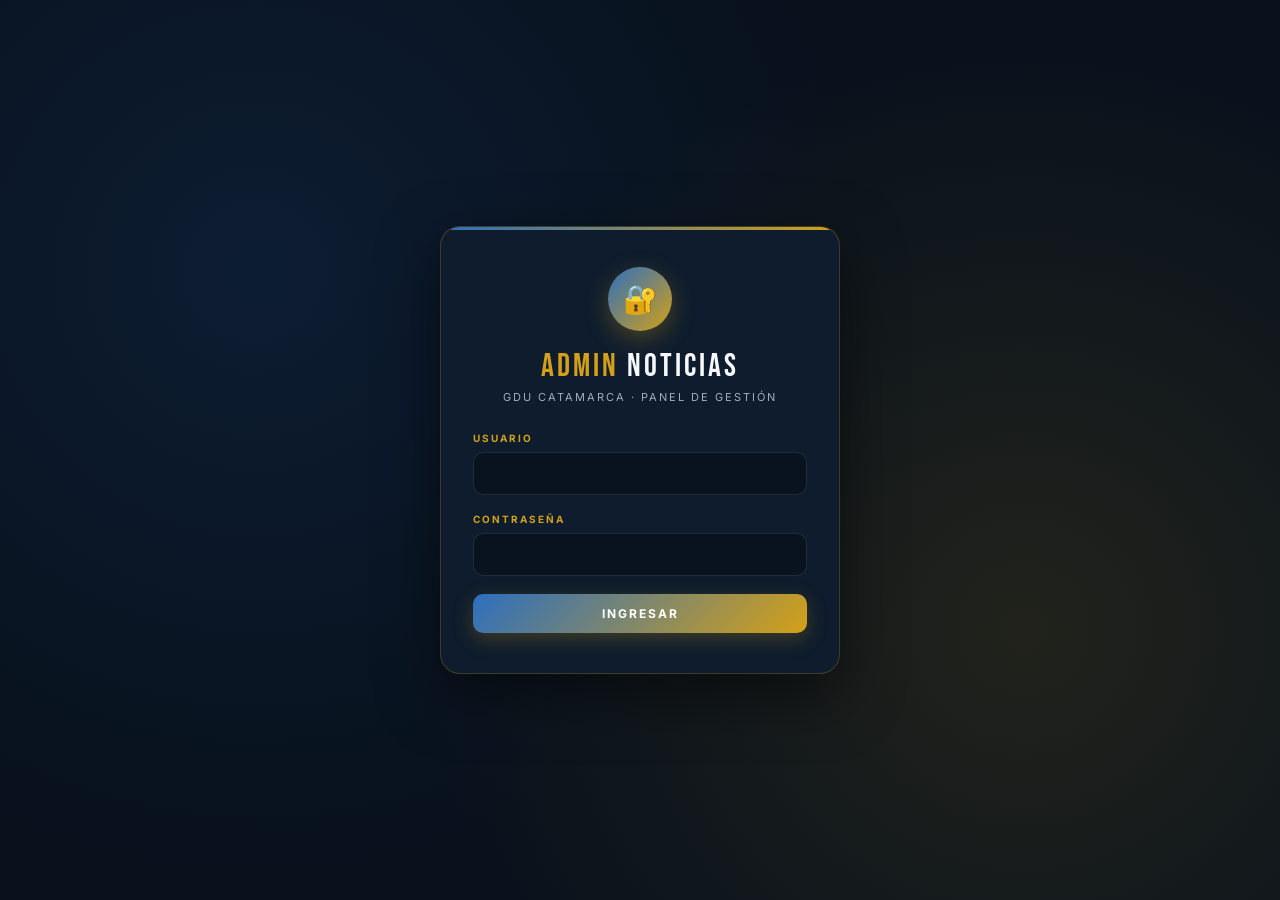
<file: admin.html>
<!DOCTYPE html>
<html lang="es">
<head>
<meta name="robots" content="noindex, nofollow">

<meta charset="UTF-8">
<meta name="viewport" content="width=device-width, initial-scale=1.0">
<title>Admin · Noticias · GDU Catamarca</title>
<style>
@import url('https://fonts.googleapis.com/css2?family=Bebas+Neue&family=Inter:wght@400;500;600;700;900&display=swap');

:root {
  --rojo:   #E02020;
  --rojo-d: #900C0C;
  --azul:   #1B3F72;
  --azul-c: #2D6FBF;
  --oro:    #D4A017;
  --bg:     #08111C;
  --bg2:    #0E1C2D;
  --gris:   #A0AEC0;
  --blanco: #F7F9FC;
  --verde:  #22C55E;
}

*, *::before, *::after { box-sizing: border-box; margin: 0; padding: 0; }
html { scroll-behavior: smooth; }
body {
  background: var(--bg);
  color: var(--blanco);
  font-family: 'Inter', sans-serif;
  min-height: 100vh;
  overflow-x: hidden;
}

/* ══ LOGIN ══ */
.login-wrap {
  min-height: 100vh;
  display: flex;
  align-items: center;
  justify-content: center;
  padding: 24px;
  background:
    radial-gradient(circle at 20% 30%, rgba(27,63,114,0.25) 0%, transparent 50%),
    radial-gradient(circle at 80% 70%, rgba(212,160,23,0.12) 0%, transparent 50%),
    var(--bg);
}
.login-card {
  width: 100%;
  max-width: 400px;
  background: var(--bg2);
  border: 1px solid rgba(212,160,23,0.25);
  border-radius: 20px;
  padding: 40px 32px;
  box-shadow: 0 20px 60px rgba(0,0,0,0.5);
  position: relative;
  overflow: hidden;
}
.login-card::before {
  content: ''; position: absolute; top: 0; left: 0; right: 0; height: 3px;
  background: linear-gradient(90deg, var(--azul-c), var(--oro));
}
.login-logo {
  text-align: center;
  margin-bottom: 28px;
}
.login-logo-icon {
  width: 64px; height: 64px;
  border-radius: 50%;
  background: linear-gradient(135deg, var(--azul-c), var(--oro));
  display: inline-flex;
  align-items: center;
  justify-content: center;
  font-size: 28px;
  margin-bottom: 16px;
  box-shadow: 0 8px 24px rgba(212,160,23,0.3);
}
.login-title {
  font-family: 'Bebas Neue', sans-serif;
  font-size: 32px;
  letter-spacing: 3px;
  color: var(--blanco);
  margin-bottom: 4px;
}
.login-title span { color: var(--oro); }
.login-sub {
  font-size: 11px;
  letter-spacing: 2px;
  color: var(--gris);
  text-transform: uppercase;
}
.form-group { margin-bottom: 18px; }
.form-label {
  display: block;
  font-size: 10px;
  font-weight: 700;
  letter-spacing: 2px;
  text-transform: uppercase;
  color: var(--oro);
  margin-bottom: 8px;
}
.form-input, .form-select, .form-textarea {
  width: 100%;
  background: rgba(0,0,0,0.3);
  border: 1px solid rgba(255,255,255,0.1);
  border-radius: 10px;
  padding: 12px 14px;
  color: var(--blanco);
  font-family: 'Inter', sans-serif;
  font-size: 14px;
  transition: border-color 0.2s, background 0.2s;
  outline: none;
}
.form-input:focus, .form-select:focus, .form-textarea:focus {
  border-color: var(--oro);
  background: rgba(0,0,0,0.45);
}
.form-textarea {
  resize: vertical;
  min-height: 80px;
  font-family: 'Inter', sans-serif;
}
.form-select option { background: var(--bg2); }
.btn {
  display: inline-flex;
  align-items: center;
  justify-content: center;
  gap: 8px;
  padding: 12px 20px;
  border-radius: 10px;
  font-family: 'Inter', sans-serif;
  font-size: 12px;
  font-weight: 700;
  letter-spacing: 2px;
  text-transform: uppercase;
  border: none;
  cursor: pointer;
  transition: transform 0.2s, filter 0.2s, box-shadow 0.2s;
}
.btn:hover { transform: translateY(-2px); }
.btn-primary {
  background: linear-gradient(135deg, var(--azul-c), var(--oro));
  color: white;
  width: 100%;
  box-shadow: 0 6px 20px rgba(212,160,23,0.25);
}
.btn-primary:hover { filter: brightness(1.1); box-shadow: 0 8px 28px rgba(212,160,23,0.4); }
.btn-danger { background: rgba(224,32,32,0.15); color: #FF6B6B; border: 1px solid rgba(224,32,32,0.3); }
.btn-danger:hover { background: rgba(224,32,32,0.25); }
.btn-secondary { background: rgba(255,255,255,0.05); color: var(--gris); border: 1px solid rgba(255,255,255,0.1); }
.btn-secondary:hover { background: rgba(255,255,255,0.1); color: var(--blanco); }
.btn-success { background: linear-gradient(135deg, #16a34a, #22C55E); color: white; }
.btn-success:hover { filter: brightness(1.1); }
.btn-sm { padding: 8px 12px; font-size: 10px; letter-spacing: 1px; }
.login-error {
  background: rgba(224,32,32,0.15);
  border: 1px solid rgba(224,32,32,0.4);
  color: #FF6B6B;
  padding: 10px 14px;
  border-radius: 8px;
  font-size: 12px;
  margin-bottom: 16px;
  display: none;
}
.login-error.visible { display: block; }

/* ══ PANEL ADMIN ══ */
.admin-wrap { display: none; min-height: 100vh; }
.admin-wrap.visible { display: block; }
.admin-header {
  background: var(--bg2);
  border-bottom: 1px solid rgba(212,160,23,0.2);
  padding: 20px 32px;
  display: flex;
  align-items: center;
  justify-content: space-between;
  flex-wrap: wrap;
  gap: 16px;
  position: sticky;
  top: 0;
  z-index: 100;
  backdrop-filter: blur(12px);
}
.admin-header::before {
  content: ''; position: absolute; top: 0; left: 0; right: 0; height: 3px;
  background: linear-gradient(90deg, var(--azul-c), var(--oro));
}
.admin-brand {
  display: flex;
  align-items: center;
  gap: 14px;
}
.admin-brand-icon {
  width: 40px; height: 40px;
  border-radius: 10px;
  background: linear-gradient(135deg, var(--azul-c), var(--oro));
  display: flex;
  align-items: center;
  justify-content: center;
  font-size: 18px;
}
.admin-brand-text h1 {
  font-family: 'Bebas Neue', sans-serif;
  font-size: 20px;
  letter-spacing: 2px;
  color: var(--blanco);
  line-height: 1;
}
.admin-brand-text h1 span { color: var(--oro); }
.admin-brand-text p {
  font-size: 9px;
  letter-spacing: 2px;
  color: var(--gris);
  text-transform: uppercase;
  margin-top: 2px;
}
.admin-actions {
  display: flex;
  gap: 10px;
  flex-wrap: wrap;
}
.admin-main {
  max-width: 1200px;
  margin: 0 auto;
  padding: 32px 24px 60px;
}
.admin-section {
  background: var(--bg2);
  border: 1px solid rgba(255,255,255,0.06);
  border-radius: 16px;
  padding: 24px;
  margin-bottom: 24px;
  position: relative;
  overflow: hidden;
}
.admin-section::before {
  content: ''; position: absolute; top: 0; left: 0; right: 0; height: 3px;
  background: linear-gradient(90deg, var(--azul-c), var(--oro));
  opacity: 0.5;
}
.admin-section-title {
  font-family: 'Bebas Neue', sans-serif;
  font-size: 22px;
  letter-spacing: 2px;
  color: var(--blanco);
  margin-bottom: 4px;
  display: flex;
  align-items: center;
  gap: 10px;
}
.admin-section-title span { color: var(--oro); }
.admin-section-sub {
  font-size: 11px;
  color: var(--gris);
  margin-bottom: 20px;
  letter-spacing: 0.5px;
}

/* Form grid */
.form-grid {
  display: grid;
  grid-template-columns: 1fr 1fr;
  gap: 16px;
}
.form-grid .full { grid-column: 1 / -1; }
@media (max-width: 640px) {
  .form-grid { grid-template-columns: 1fr; }
}

/* Lista de noticias */
.noticias-list {
  display: flex;
  flex-direction: column;
  gap: 12px;
}
.noticia-item {
  background: rgba(0,0,0,0.25);
  border: 1px solid rgba(255,255,255,0.06);
  border-radius: 12px;
  padding: 16px;
  display: flex;
  gap: 14px;
  align-items: flex-start;
  transition: border-color 0.2s, background 0.2s;
}
.noticia-item:hover {
  border-color: rgba(212,160,23,0.25);
  background: rgba(0,0,0,0.4);
}
.noticia-item-content { flex: 1; min-width: 0; }
.noticia-item-header {
  display: flex;
  align-items: center;
  gap: 10px;
  margin-bottom: 8px;
  flex-wrap: wrap;
}
.noticia-item-tag {
  font-size: 9px;
  font-weight: 700;
  letter-spacing: 1.5px;
  text-transform: uppercase;
  padding: 3px 10px;
  border-radius: 20px;
}
.tag-paro    { background: rgba(224,32,32,0.15); color: #FF6B6B; border: 1px solid rgba(224,32,32,0.3); }
.tag-salario { background: rgba(45,111,191,0.2); color: #7EC8F0; border: 1px solid rgba(45,111,191,0.35); }
.tag-general { background: rgba(212,160,23,0.12); color: var(--oro); border: 1px solid rgba(212,160,23,0.3); }
.tag-logro   { background: rgba(34,197,94,0.12); color: #4ADE80; border: 1px solid rgba(34,197,94,0.3); }
.noticia-item-fecha {
  font-size: 10px;
  color: #5A7090;
  letter-spacing: 1px;
  text-transform: uppercase;
  font-weight: 600;
}
.noticia-item-title {
  font-family: 'Bebas Neue', sans-serif;
  font-size: 18px;
  letter-spacing: 1px;
  color: var(--blanco);
  line-height: 1.2;
  margin-bottom: 6px;
}
.noticia-item-text {
  font-size: 12px;
  color: var(--gris);
  line-height: 1.5;
  display: -webkit-box;
  -webkit-line-clamp: 2;
  -webkit-box-orient: vertical;
  overflow: hidden;
}
.noticia-item-actions {
  display: flex;
  flex-direction: column;
  gap: 6px;
  flex-shrink: 0;
}

/* Toast */
.toast {
  position: fixed;
  bottom: 24px;
  left: 50%;
  transform: translateX(-50%) translateY(100px);
  background: var(--bg2);
  border: 1px solid rgba(212,160,23,0.4);
  color: var(--blanco);
  padding: 14px 24px;
  border-radius: 12px;
  font-size: 13px;
  font-weight: 600;
  box-shadow: 0 12px 40px rgba(0,0,0,0.5);
  z-index: 9999;
  opacity: 0;
  transition: transform 0.3s cubic-bezier(0.34,1.56,0.64,1), opacity 0.3s;
  display: flex;
  align-items: center;
  gap: 10px;
}
.toast.visible {
  opacity: 1;
  transform: translateX(-50%) translateY(0);
}
.toast.success { border-color: rgba(34,197,94,0.5); }
.toast.error   { border-color: rgba(224,32,32,0.5); }
.toast.info    { border-color: rgba(45,111,191,0.5); }

/* Empty state */
.empty-state {
  text-align: center;
  padding: 40px 20px;
  color: var(--gris);
}
.empty-state-icon { font-size: 40px; margin-bottom: 12px; opacity: 0.5; }
.empty-state-text { font-size: 13px; }

/* Status bar */
.status-bar {
  background: rgba(212,160,23,0.08);
  border: 1px solid rgba(212,160,23,0.2);
  border-radius: 10px;
  padding: 12px 16px;
  margin-bottom: 20px;
  font-size: 12px;
  color: var(--oro);
  display: flex;
  align-items: center;
  gap: 10px;
}
.status-bar::before {
  content: 'ℹ️';
  font-size: 14px;
}

@media (max-width: 640px) {
  .admin-header { padding: 16px; }
  .admin-main { padding: 20px 16px 60px; }
  .admin-section { padding: 18px; }
  .noticia-item { flex-direction: column; }
  .noticia-item-actions { flex-direction: row; width: 100%; }
  .noticia-item-actions .btn { flex: 1; }
}
</style>
</head>
<body>

<!-- ══════════════════════════════════
     LOGIN
══════════════════════════════════ -->
<div class="login-wrap" id="login-wrap">
  <div class="login-card">
    <div class="login-logo">
      <div class="login-logo-icon">🔐</div>
      <div class="login-title"><span>ADMIN</span> NOTICIAS</div>
      <div class="login-sub">GDU Catamarca · Panel de gestión</div>
    </div>

    <div class="login-error" id="login-error">Usuario o contraseña incorrectos</div>

    <form id="login-form" onsubmit="return intentarLogin(event)">
      <div class="form-group">
        <label class="form-label" for="usuario">Usuario</label>
        <input class="form-input" type="text" id="usuario" autocomplete="username" required>
      </div>
      <div class="form-group">
        <label class="form-label" for="password">Contraseña</label>
        <input class="form-input" type="password" id="password" autocomplete="current-password" required>
      </div>
      <button type="submit" class="btn btn-primary">Ingresar</button>
    </form>
  </div>
</div>

<!-- ══════════════════════════════════
     PANEL ADMIN
══════════════════════════════════ -->
<div class="admin-wrap" id="admin-wrap">

  <header class="admin-header">
    <div class="admin-brand">
      <div class="admin-brand-icon">📰</div>
      <div class="admin-brand-text">
        <h1><span>GDU</span> · Panel de Noticias</h1>
        <p>Administrador de contenido</p>
      </div>
    </div>
    <div class="admin-actions">
      <button class="btn btn-secondary btn-sm" onclick="recargarJSON()">🔄 Recargar JSON</button>
      <button class="btn btn-success btn-sm" onclick="guardarJSON()">💾 Guardar</button>
      <button class="btn btn-danger btn-sm" onclick="cerrarSesion()">Salir</button>
    </div>
  </header>

  <main class="admin-main">

    <div class="status-bar">
      Los cambios se guardan en <strong>noticias.json</strong>. Al pulsar "Guardar" se te pedirá seleccionar el archivo para sobrescribirlo (Chrome/Edge).
    </div>

    <!-- FORMULARIO AGREGAR/EDITAR -->
    <section class="admin-section">
      <h2 class="admin-section-title" id="form-titulo">➕ <span>NUEVA NOTICIA</span></h2>
      <p class="admin-section-sub">Completá los campos para agregar o editar una noticia.</p>

      <form id="noticia-form" onsubmit="return guardarNoticia(event)">
        <input type="hidden" id="noticia-index" value="-1">

        <div class="form-grid">
          <div class="form-group">
            <label class="form-label" for="f-tipo">Tipo</label>
            <select class="form-select" id="f-tipo" required>
              <option value="paro">🔴 Paro</option>
              <option value="salario">🔵 Salario</option>
              <option value="general" selected>🟡 General</option>
              <option value="logro">🟢 Logro</option>
            </select>
          </div>

          <div class="form-group">
            <label class="form-label" for="f-etiqueta">Etiqueta (se muestra)</label>
            <input class="form-input" type="text" id="f-etiqueta" placeholder="Ej: PARO NACIONAL" required>
          </div>

          <div class="form-group">
            <label class="form-label" for="f-fecha">Fecha</label>
            <input class="form-input" type="text" id="f-fecha" placeholder="Ej: 19 de Junio de 2026" required>
          </div>

          <div class="form-group">
            <label class="form-label" for="f-enlace-texto">Texto del enlace</label>
            <input class="form-input" type="text" id="f-enlace-texto" placeholder="Ej: Ver en Facebook">
          </div>

          <div class="form-group full">
            <label class="form-label" for="f-titulo">Título</label>
            <input class="form-input" type="text" id="f-titulo" placeholder="Título de la noticia" required>
          </div>

          <div class="form-group full">
            <label class="form-label" for="f-texto">Texto / Resumen</label>
            <textarea class="form-textarea" id="f-texto" rows="4" placeholder="Contenido de la noticia..." required></textarea>
          </div>

          <div class="form-group full">
            <label class="form-label" for="f-enlace">Enlace (URL)</label>
            <input class="form-input" type="url" id="f-enlace" placeholder="https://...">
          </div>
        </div>

        <div style="display:flex;gap:10px;margin-top:20px;flex-wrap:wrap;">
          <button type="submit" class="btn btn-success">💾 Guardar noticia</button>
          <button type="button" class="btn btn-secondary" onclick="limpiarFormulario()">✖ Cancelar</button>
        </div>
      </form>
    </section>

    <!-- LISTADO -->
    <section class="admin-section">
      <h2 class="admin-section-title">📋 <span>NOTICIAS PUBLICADAS</span></h2>
      <p class="admin-section-sub">Orden de aparición en noticias.html (el primero es el destacado).</p>
      <div class="noticias-list" id="noticias-list"></div>
    </section>

  </main>
</div>

<!-- Toast -->
<div class="toast" id="toast"></div>

<script>
/* ══════════════════════════════════
   CREDENCIALES
══════════════════════════════════ */
const USUARIO_VALIDO = 'admin';
const PASSWORD_VALIDO = 'admin123+';

/* ══════════════════════════════════
   ESTADO
══════════════════════════════════ */
let datosJSON = {
  ultima_actualizacion: '',
  noticias: []
};
let fileHandle = null; // Para File System Access API

/* ══════════════════════════════════
   LOGIN
══════════════════════════════════ */
function intentarLogin(e) {
  e.preventDefault();
  const u = document.getElementById('usuario').value.trim();
  const p = document.getElementById('password').value;
  const err = document.getElementById('login-error');

  if (u === USUARIO_VALIDO && p === PASSWORD_VALIDO) {
    sessionStorage.setItem('gdu_admin_ok', '1');
    err.classList.remove('visible');
    mostrarPanel();
  } else {
    err.classList.add('visible');
  }
  return false;
}

function cerrarSesion() {
  if (!confirm('¿Cerrar sesión?')) return;
  sessionStorage.removeItem('gdu_admin_ok');
  fileHandle = null;
  location.reload();
}

function mostrarPanel() {
  document.getElementById('login-wrap').style.display = 'none';
  document.getElementById('admin-wrap').classList.add('visible');
  cargarJSONInicial();
}

/* ══════════════════════════════════
   CARGA INICIAL
══════════════════════════════════ */
async function cargarJSONInicial() {
  try {
    const res = await fetch('noticias.json?t=' + Date.now());
    if (!res.ok) throw new Error('No se pudo cargar');
    datosJSON = await res.json();
    if (!datosJSON.noticias) datosJSON.noticias = [];
    renderLista();
    toast('Noticias cargadas desde servidor', 'info');
  } catch (err) {
    toast('No se pudo cargar noticias.json (iniciando vacío)', 'error');
    datosJSON = { ultima_actualizacion: '', noticias: [] };
    renderLista();
  }
}

function recargarJSON() {
  cargarJSONInicial();
  limpiarFormulario();
}

/* ══════════════════════════════════
   RENDER LISTA
══════════════════════════════════ */
function renderLista() {
  const cont = document.getElementById('noticias-list');
  if (!datosJSON.noticias.length) {
    cont.innerHTML = `
      <div class="empty-state">
        <div class="empty-state-icon">📭</div>
        <div class="empty-state-text">No hay noticias cargadas.<br>Agregá la primera con el formulario de arriba.</div>
      </div>`;
    return;
  }

  cont.innerHTML = datosJSON.noticias.map((n, i) => `
    <div class="noticia-item">
      <div class="noticia-item-content">
        <div class="noticia-item-header">
          <span class="noticia-item-tag tag-${n.tipo || 'general'}">${escapeHTML(n.etiqueta || n.tipo)}</span>
          <span class="noticia-item-fecha">${escapeHTML(n.fecha || '')}</span>
        </div>
        <div class="noticia-item-title">${escapeHTML(n.titulo || '')}</div>
        <div class="noticia-item-text">${escapeHTML(n.texto || '')}</div>
      </div>
      <div class="noticia-item-actions">
        <button class="btn btn-secondary btn-sm" onclick="editarNoticia(${i})">✏️ Editar</button>
        ${i > 0 ? `<button class="btn btn-secondary btn-sm" onclick="moverNoticia(${i},-1)">⬆</button>` : ''}
        ${i < datosJSON.noticias.length - 1 ? `<button class="btn btn-secondary btn-sm" onclick="moverNoticia(${i},1)">⬇</button>` : ''}
        <button class="btn btn-danger btn-sm" onclick="eliminarNoticia(${i})">🗑 Eliminar</button>
      </div>
    </div>
  `).join('');
}

function escapeHTML(s) {
  return String(s).replace(/[&<>"']/g, c => ({
    '&':'&amp;','<':'&lt;','>':'&gt;','"':'&quot;',"'":'&#39;'
  }[c]));
}

/* ══════════════════════════════════
   FORMULARIO
══════════════════════════════════ */
function limpiarFormulario() {
  document.getElementById('noticia-form').reset();
  document.getElementById('noticia-index').value = '-1';
  document.getElementById('form-titulo').innerHTML = '➕ <span>NUEVA NOTICIA</span>';
}

function editarNoticia(i) {
  const n = datosJSON.noticias[i];
  if (!n) return;
  document.getElementById('noticia-index').value = i;
  document.getElementById('f-tipo').value = n.tipo || 'general';
  document.getElementById('f-etiqueta').value = n.etiqueta || '';
  document.getElementById('f-fecha').value = n.fecha || '';
  document.getElementById('f-titulo').value = n.titulo || '';
  document.getElementById('f-texto').value = n.texto || '';
  document.getElementById('f-enlace').value = n.enlace || '';
  document.getElementById('f-enlace-texto').value = n.enlace_texto || '';
  document.getElementById('form-titulo').innerHTML = '✏️ <span>EDITANDO NOTICIA #' + (i+1) + '</span>';
  window.scrollTo({ top: 0, behavior: 'smooth' });
}

function guardarNoticia(e) {
  e.preventDefault();
  const idx = parseInt(document.getElementById('noticia-index').value);
  const obj = {
    tipo: document.getElementById('f-tipo').value,
    etiqueta: document.getElementById('f-etiqueta').value.trim(),
    fecha: document.getElementById('f-fecha').value.trim(),
    titulo: document.getElementById('f-titulo').value.trim(),
    texto: document.getElementById('f-texto').value.trim(),
    enlace: document.getElementById('f-enlace').value.trim(),
    enlace_texto: document.getElementById('f-enlace-texto').value.trim()
  };

  if (idx >= 0) {
    datosJSON.noticias[idx] = obj;
    toast('Noticia actualizada', 'success');
  } else {
    datosJSON.noticias.unshift(obj); // Al principio (destacada)
    toast('Noticia agregada al inicio', 'success');
  }

  // Actualizar fecha de modificación
  const ahora = new Date();
  const meses = ['Enero','Febrero','Marzo','Abril','Mayo','Junio','Julio','Agosto','Septiembre','Octubre','Noviembre','Diciembre'];
  datosJSON.ultima_actualizacion = meses[ahora.getMonth()] + ' ' + ahora.getFullYear();

  renderLista();
  limpiarFormulario();
  return false;
}

function eliminarNoticia(i) {
  if (!confirm('¿Eliminar esta noticia? Esta acción no se puede deshacer.')) return;
  datosJSON.noticias.splice(i, 1);
  renderLista();
  toast('Noticia eliminada', 'info');
}

function moverNoticia(i, dir) {
  const j = i + dir;
  if (j < 0 || j >= datosJSON.noticias.length) return;
  const arr = datosJSON.noticias;
  [arr[i], arr[j]] = [arr[j], arr[i]];
  renderLista();
}

/* ══════════════════════════════════
   GUARDAR EN ARCHIVO
══════════════════════════════════ */
async function guardarJSON() {
  const jsonStr = JSON.stringify(datosJSON, null, 2);

  // Intentar File System Access API (Chrome/Edge)
  if ('showSaveFilePicker' in window) {
    try {
      if (!fileHandle) {
        fileHandle = await window.showSaveFilePicker({
          suggestedName: 'noticias.json',
          types: [{
            description: 'Archivo JSON',
            accept: { 'application/json': ['.json'] }
          }]
        });
      }
      const writable = await fileHandle.createWritable();
      await writable.write(jsonStr);
      await writable.close();
      toast('✅ noticias.json actualizado correctamente', 'success');
      return;
    } catch (err) {
      if (err.name === 'AbortError') {
        toast('Guardado cancelado', 'info');
        return;
      }
      console.warn('File System Access falló, usando descarga:', err);
    }
  }

  // Fallback: descarga manual
  descargarJSON(jsonStr);
}

function descargarJSON(jsonStr) {
  const blob = new Blob([jsonStr], { type: 'application/json' });
  const url = URL.createObjectURL(blob);
  const a = document.createElement('a');
  a.href = url;
  a.download = 'noticias.json';
  document.body.appendChild(a);
  a.click();
  document.body.removeChild(a);
  URL.revokeObjectURL(url);
  toast('📥 JSON descargado. Reemplazá manualmente el archivo en tu servidor.', 'info');
}

/* ══════════════════════════════════
   TOAST
══════════════════════════════════ */
let toastTimer = null;
function toast(msg, tipo = 'info') {
  const t = document.getElementById('toast');
  t.className = 'toast ' + tipo;
  t.textContent = msg;
  requestAnimationFrame(() => t.classList.add('visible'));
  clearTimeout(toastTimer);
  toastTimer = setTimeout(() => t.classList.remove('visible'), 3500);
}

/* ══════════════════════════════════
   INIT
══════════════════════════════════ */
window.addEventListener('DOMContentLoaded', () => {
  if (sessionStorage.getItem('gdu_admin_ok') === '1') {
    mostrarPanel();
  }
});
</script>
</body>
</html>
</file>
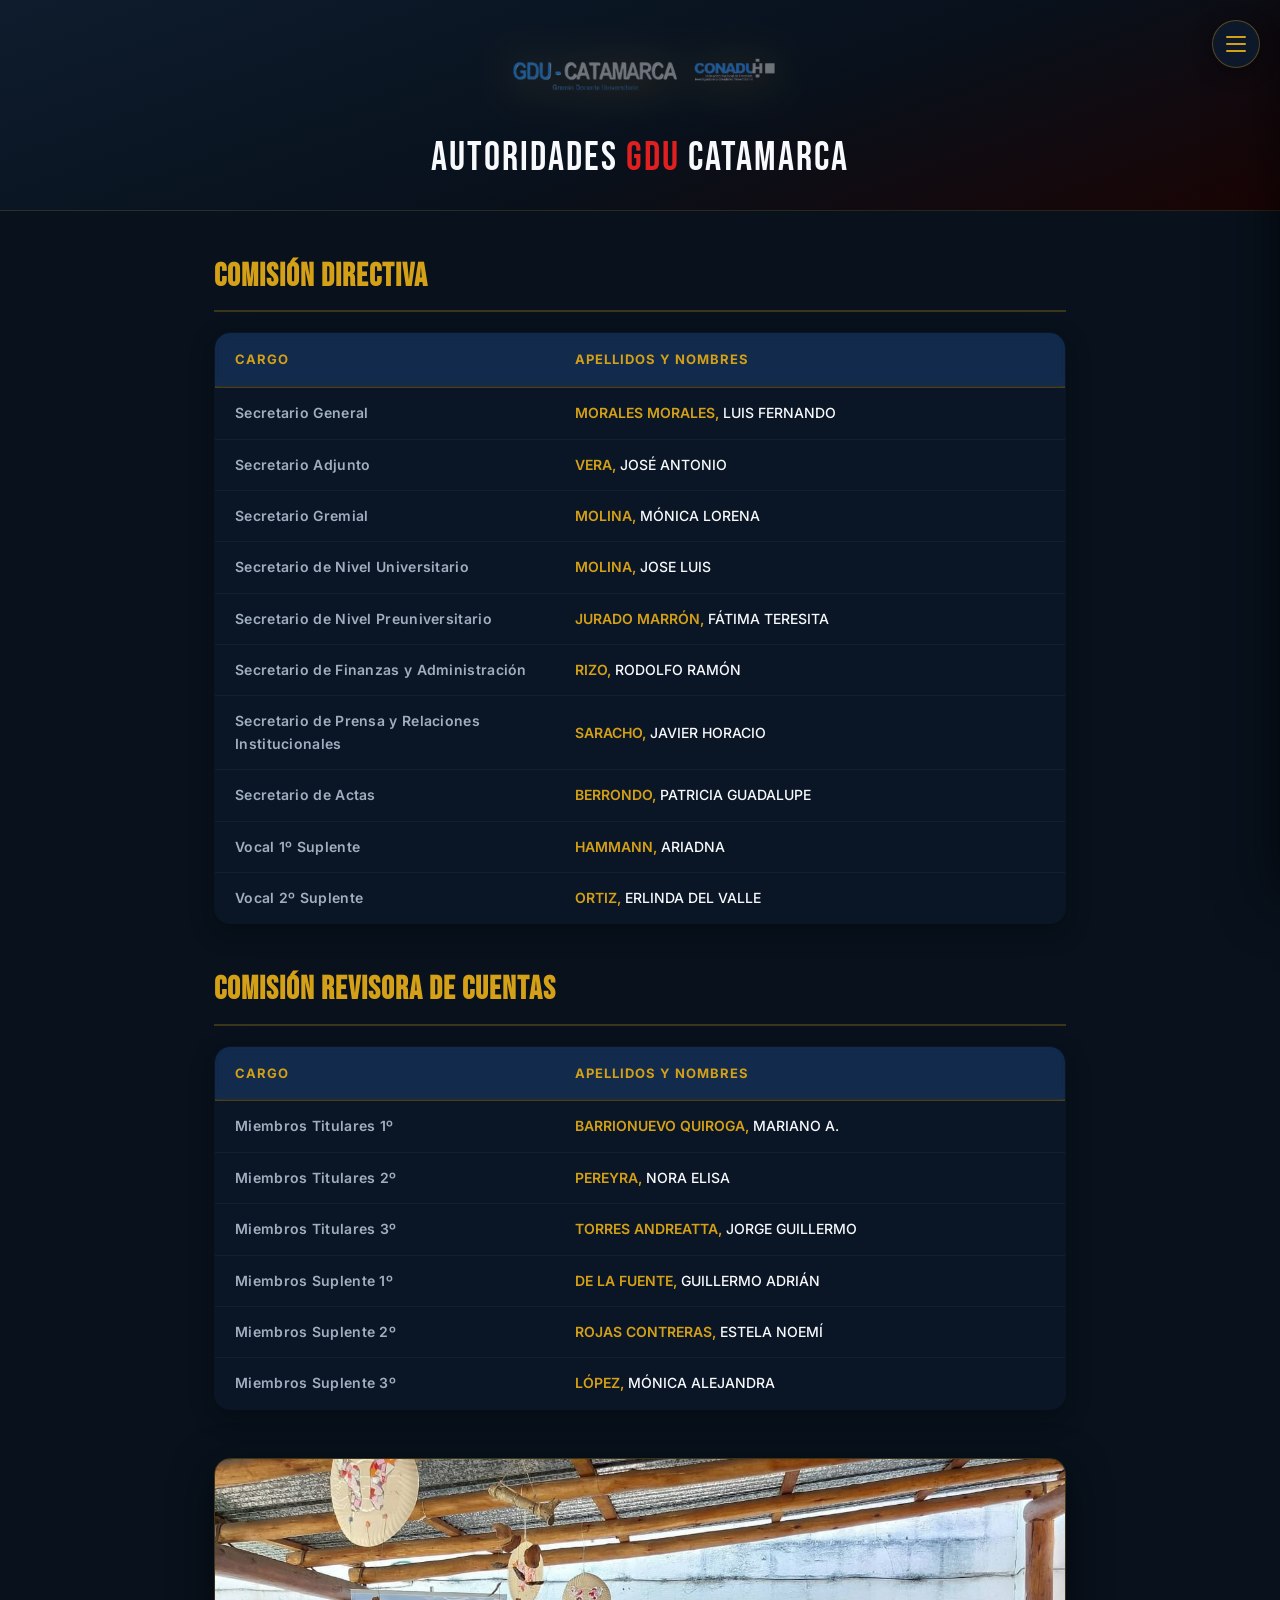
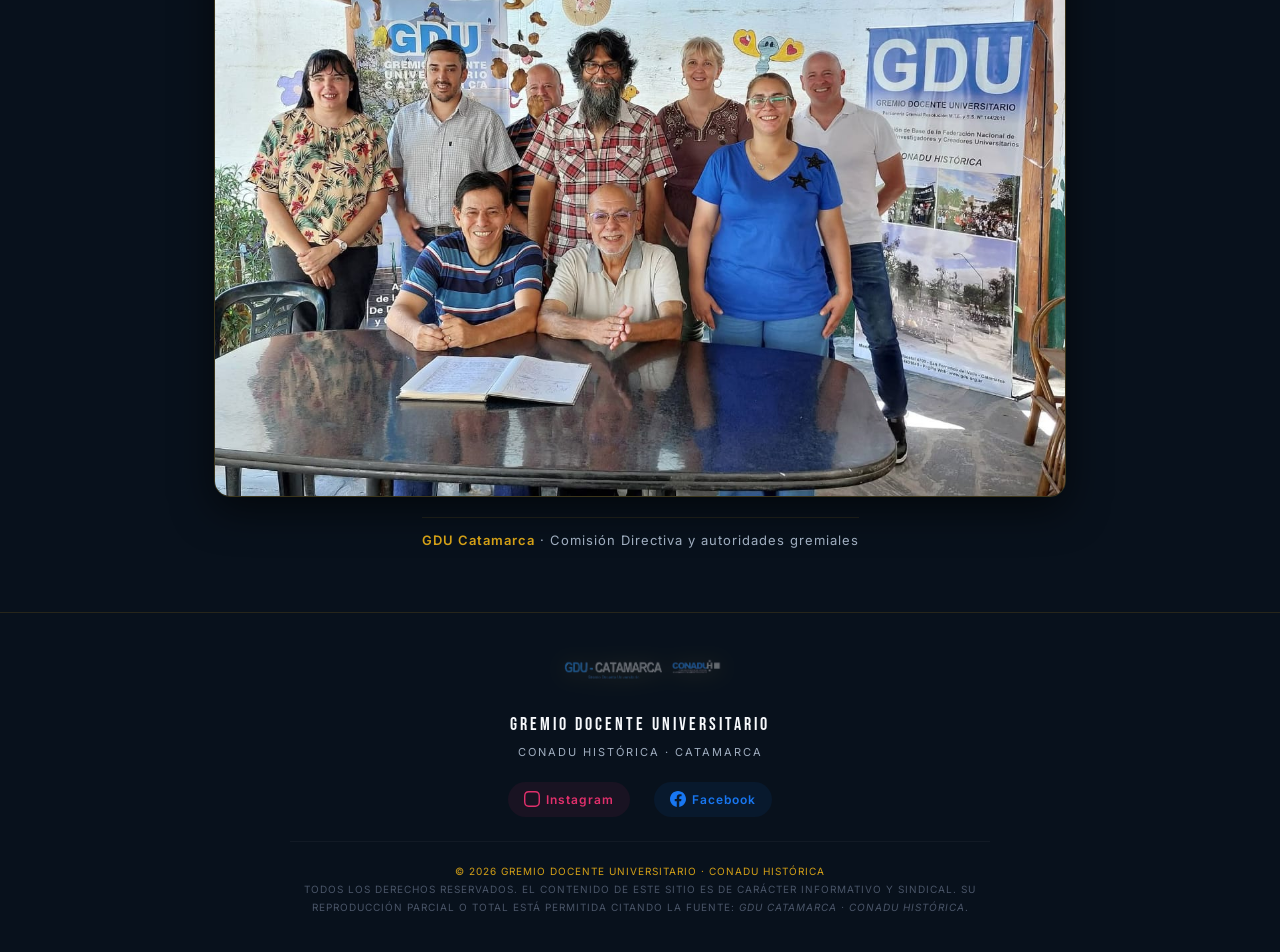
<file: autoridades.html>
<!DOCTYPE html>
<html lang="es">
<head>
  <meta charset="UTF-8">
  <meta name="viewport" content="width=device-width, initial-scale=1.0">
  <title>Autoridades del Gremio Docente Universitario | GDU Catamarca</title>
  <link href="https://fonts.googleapis.com/css2?family=Bebas+Neue&family=Inter:wght@400;500;600;700;900&display=swap" rel="stylesheet">
  <style>
    * { margin: 0; padding: 0; box-sizing: border-box; }
    :root {
      --azul:   #1B3F72;
      --azul-c: #2D6FBF;
      --oro:    #D4A017;
      --rojo:   #E02020;
      --rojo-d: #900C0C;
      --bg:     #08111C;
      --bg2:    #0E1C2D;
      --gris:   #A0AEC0;
      --blanco: #F7F9FC;
      --transition: all 0.3s cubic-bezier(0.22, 1, 0.36, 1);
    }
    html { scroll-behavior: smooth; }
    body {
      font-family: 'Inter', -apple-system, BlinkMacSystemFont, 'Segoe UI', sans-serif;
      background: var(--bg);
      color: var(--blanco);
      line-height: 1.6;
    }

    /* ══ NAVEGACIÓN HAMBURGUESA ══ */
    .nav-toggle {
      position: fixed;
      top: 20px; right: 20px;
      z-index: 10000;
      width: 48px; height: 48px;
      border-radius: 50%;
      background: rgba(14, 28, 45, 0.92);
      border: 1px solid rgba(212, 160, 23, 0.35);
      backdrop-filter: blur(12px);
      -webkit-backdrop-filter: blur(12px);
      cursor: pointer;
      display: flex; flex-direction: column;
      align-items: center; justify-content: center;
      gap: 5px;
      transition: background 0.25s, border-color 0.25s,
                  transform 0.3s cubic-bezier(0.34, 1.56, 0.64, 1),
                  box-shadow 0.25s;
      box-shadow: 0 4px 20px rgba(0, 0, 0, 0.4);
      outline: none;
    }
    .nav-toggle:hover {
      background: rgba(27, 63, 114, 0.95);
      border-color: rgba(212, 160, 23, 0.7);
      box-shadow: 0 6px 28px rgba(212, 160, 23, 0.25);
      transform: scale(1.08);
    }
    .nav-toggle.abierto {
      background: rgba(27, 63, 114, 0.98);
      border-color: var(--oro);
      box-shadow: 0 6px 32px rgba(212, 160, 23, 0.35);
    }
    .nav-toggle .ham-line {
      display: block;
      width: 20px; height: 2px;
      background: var(--oro);
      border-radius: 2px;
      transition: transform 0.35s cubic-bezier(0.34, 1.56, 0.64, 1),
                  opacity 0.25s ease, width 0.25s ease;
      transform-origin: center;
    }
    .nav-toggle.abierto .ham-line:nth-child(1) { transform: translateY(7px) rotate(45deg); }
    .nav-toggle.abierto .ham-line:nth-child(2) { opacity: 0; width: 0; }
    .nav-toggle.abierto .ham-line:nth-child(3) { transform: translateY(-7px) rotate(-45deg); }

    /* Panel lateral */
    .nav-panel {
      position: fixed;
      top: 0; right: 0;
      z-index: 9998;
      width: min(320px, 88vw);
      height: 100dvh;
      background: linear-gradient(160deg, #0b1e35 0%, #08111C 60%, #0f1500 100%);
      border-left: 1px solid rgba(212, 160, 23, 0.2);
      display: flex; flex-direction: column;
      padding: 88px 32px 40px;
      transform: translateX(100%);
      transition: transform 0.4s cubic-bezier(0.22, 1, 0.36, 1);
      box-shadow: -8px 0 48px rgba(0, 0, 0, 0.5);
      overflow-y: auto;
    }
    .nav-panel.abierto { transform: translateX(0); }
    .nav-panel::before {
      content: '';
      position: absolute; top: 0; left: 0; right: 0; height: 3px;
      background: linear-gradient(90deg, var(--azul-c), var(--oro));
    }
    .nav-panel-header {
      margin-bottom: 36px;
      padding-bottom: 24px;
      border-bottom: 1px solid rgba(212, 160, 23, 0.15);
    }
    .nav-panel-gdu {
      font-family: 'Bebas Neue', sans-serif;
      font-size: 18px; letter-spacing: 3px; color: var(--blanco); line-height: 1.2;
    }
    .nav-panel-gdu span { color: #4A9EFF; }
    .nav-panel-sub {
      font-size: 8px; letter-spacing: 2px;
      color: var(--gris); text-transform: uppercase; margin-top: 4px;
    }
    .nav-section-label {
      font-size: 8px; font-weight: 700; letter-spacing: 3px;
      text-transform: uppercase; color: var(--oro);
      margin-bottom: 12px; margin-top: 8px; opacity: 0.8;
    }
    .nav-items { display: flex; flex-direction: column; gap: 4px; flex: 1; }
    .nav-item {
      display: flex; align-items: center; gap: 14px;
      padding: 14px 16px; border-radius: 12px;
      text-decoration: none; color: var(--blanco);
      font-family: 'Inter', sans-serif; font-size: 13px; font-weight: 600;
      letter-spacing: 0.3px;
      transition: background 0.2s,
                  transform 0.2s cubic-bezier(0.34,1.56,0.64,1),
                  color 0.2s, box-shadow 0.2s;
      position: relative; overflow: hidden;
      cursor: pointer; border: 1px solid transparent;
    }
    .nav-item::before {
      content: '';
      position: absolute; left: 0; top: 0; bottom: 0;
      width: 3px; border-radius: 3px 0 0 3px;
      background: var(--oro);
      transform: scaleY(0);
      transition: transform 0.25s cubic-bezier(0.34,1.56,0.64,1);
    }
    .nav-item:hover {
      background: rgba(212, 160, 23, 0.08);
      border-color: rgba(212, 160, 23, 0.2);
      transform: translateX(4px);
      color: var(--oro);
      box-shadow: 0 2px 12px rgba(212, 160, 23, 0.1);
    }
    .nav-item:hover::before { transform: scaleY(1); }

    .nav-item.activo {
      background: rgba(212, 160, 23, 0.1);
      border-color: rgba(212, 160, 23, 0.3);
      color: var(--oro);
    }
    .nav-item.activo::before { transform: scaleY(1); }

    .nav-item-icon {
      width: 36px; height: 36px; border-radius: 10px;
      display: flex; align-items: center; justify-content: center;
      font-size: 16px; flex-shrink: 0;
      transition: transform 0.25s cubic-bezier(0.34,1.56,0.64,1);
    }
    .nav-item:hover .nav-item-icon { transform: scale(1.15); }

    /* ── Colores de íconos ── */
    .nav-item-icon.ic-home     { background: rgba(74, 222, 128, 0.15); } /* ← NUEVO */
    .nav-item-icon.ic-datos    { background: rgba(224, 32, 32, 0.15); }
    .nav-item-icon.ic-calc     { background: rgba(27, 63, 114, 0.3); }
    .nav-item-icon.ic-convenio { background: rgba(212, 160, 23, 0.15); }
    .nav-item-icon.ic-aut      { background: rgba(74, 158, 255, 0.2); }

    .nav-item-text { display: flex; flex-direction: column; gap: 2px; }
    .nav-item-title { font-size: 13px; font-weight: 700; line-height: 1.2; }
    .nav-item-desc {
      font-size: 9px; font-weight: 500; letter-spacing: 0.5px;
      color: var(--gris); transition: color 0.2s;
    }
    .nav-item:hover .nav-item-desc { color: rgba(212, 160, 23, 0.7); }
    .nav-item-arrow {
      margin-left: auto; font-size: 10px; opacity: 0.4;
      transition: opacity 0.2s, transform 0.2s; flex-shrink: 0;
    }
    .nav-item:hover .nav-item-arrow { opacity: 1; transform: translateX(3px); }
    .nav-divider { height: 1px; background: rgba(255,255,255,0.06); margin: 16px 0; }
    .nav-panel-footer {
      margin-top: 24px; padding-top: 20px;
      border-top: 1px solid rgba(255,255,255,0.06);
      font-size: 9px; color: #3D4F63;
      letter-spacing: 1.5px; text-transform: uppercase;
      text-align: center; line-height: 1.8;
    }

    /* Overlay */
    .nav-overlay {
      position: fixed; inset: 0; z-index: 9997;
      background: rgba(8, 17, 28, 0.6);
      backdrop-filter: blur(3px);
      -webkit-backdrop-filter: blur(3px);
      opacity: 0; pointer-events: none;
      transition: opacity 0.35s ease;
    }
    .nav-overlay.visible { opacity: 1; pointer-events: all; }

    /* ── Encabezado con logo ── */
    .header-logo {
      background: linear-gradient(160deg, #0E1C2D 0%, #08111C 55%, #1a0404 100%);
      padding: 40px 24px 20px;
      text-align: center;
      border-bottom: 1px solid rgba(212, 160, 23, 0.15);
    }
    .header-logo img {
      width: min(280px, 75vw); height: auto; max-height: 120px;
      mix-blend-mode: screen;
      filter: drop-shadow(0 4px 20px rgba(212, 160, 23, 0.35));
      opacity: 0.95; transition: var(--transition);
    }
    .header-logo img:hover {
      opacity: 1;
      filter: drop-shadow(0 6px 28px rgba(212, 160, 23, 0.5));
    }
    .header-title {
      font-family: 'Bebas Neue', sans-serif;
      font-size: clamp(24px, 5vw, 40px);
      letter-spacing: 2px; color: var(--blanco); margin-top: 8px;
    }
    .header-title .accent { color: var(--rojo); }

    /* ── Contenedor principal ── */
    .autoridades-wrapper {
      max-width: 900px; margin: 0 auto; padding: 40px 24px 60px;
    }
    .autoridades-wrapper h2 {
      font-family: 'Bebas Neue', sans-serif;
      font-size: clamp(22px, 4vw, 32px); letter-spacing: 1px;
      color: var(--oro); margin: 40px 0 20px;
      padding-bottom: 8px;
      border-bottom: 2px solid rgba(212, 160, 23, 0.25);
    }
    .autoridades-wrapper h2:first-of-type { margin-top: 0; }

    /* ── Tablas ── */
    .comision-tabla {
      width: 100%; border-collapse: collapse;
      background: rgba(45, 111, 191, 0.06);
      border-radius: 16px; overflow: hidden;
      box-shadow: 0 8px 24px rgba(0,0,0,0.3);
      border: 1px solid rgba(212, 160, 23, 0.15);
    }
    .comision-tabla thead {
      background: rgba(27, 63, 114, 0.5);
      backdrop-filter: blur(4px);
    }
    .comision-tabla th {
      font-family: 'Inter', sans-serif; font-weight: 700;
      font-size: 13px; text-transform: uppercase; letter-spacing: 1px;
      padding: 16px 20px; text-align: left; color: var(--oro);
      border-bottom: 2px solid rgba(212, 160, 23, 0.3);
    }
    .comision-tabla td {
      padding: 14px 20px; font-size: 14px;
      border-bottom: 1px solid rgba(255,255,255,0.04);
      color: var(--blanco); vertical-align: middle;
    }
    .comision-tabla tbody tr { transition: var(--transition); }
    .comision-tabla tbody tr:hover { background: rgba(45, 111, 191, 0.15); }
    .comision-tabla tbody tr:last-child td { border-bottom: none; }
    .comision-tabla .cargo {
      font-weight: 600; color: var(--gris);
      width: 40%; letter-spacing: 0.3px;
    }
    .comision-tabla .nombre { font-weight: 500; color: var(--blanco); }
    .comision-tabla .nombre strong { color: var(--oro); font-weight: 600; }

    /* ── Foto institucional ── */
    .foto-institucional { margin-top: 48px; text-align: center; }
    .foto-institucional img {
      max-width: 100%; height: auto; border-radius: 16px;
      box-shadow: 0 12px 40px rgba(0,0,0,0.6);
      border: 1px solid rgba(212, 160, 23, 0.25);
      transition: var(--transition); display: inline-block;
    }
    .foto-institucional img:hover {
      transform: scale(1.02);
      box-shadow: 0 16px 56px rgba(212, 160, 23, 0.25);
      border-color: rgba(212, 160, 23, 0.5);
    }
    .foto-institucional .caption {
      font-size: 13px; color: var(--gris); margin-top: 12px;
      letter-spacing: 1px; font-weight: 400;
      border-top: 1px solid rgba(212, 160, 23, 0.1);
      padding-top: 12px; display: inline-block;
    }
    .foto-institucional .caption strong { color: var(--oro); font-weight: 600; }

    /* ── Footer ── */
    footer {
      border-top: 1px solid rgba(212, 160, 23, 0.15);
      padding: 36px 24px; text-align: center; background: var(--bg);
    }
    .footer-logo { display: flex; justify-content: center; margin-bottom: 20px; }
    .footer-logo img {
      height: 42px; width: auto; mix-blend-mode: screen; opacity: 0.85;
      filter: drop-shadow(0 2px 10px rgba(212, 160, 23, 0.2));
      transition: var(--transition);
    }
    .footer-logo img:hover { opacity: 1; }
    .footer-nombre {
      font-family: 'Bebas Neue', sans-serif;
      font-size: 18px; letter-spacing: 3px; color: var(--blanco); margin-bottom: 4px;
    }
    .footer-sub {
      font-size: 11px; letter-spacing: 2px; color: var(--gris);
      text-transform: uppercase; margin-bottom: 20px;
    }
    .footer-links {
      display: flex; justify-content: center; gap: 24px;
      margin-bottom: 24px; flex-wrap: wrap;
    }
    .footer-links a {
      display: flex; align-items: center; gap: 6px;
      text-decoration: none; font-size: 12px; font-weight: 600;
      letter-spacing: 1px; transition: var(--transition);
      padding: 8px 16px; border-radius: 30px;
    }
    .footer-links a:hover { opacity: 1; transform: translateY(-2px); }
    .footer-links a.ig { color: #E1306C; background: rgba(225,48,108,0.08); }
    .footer-links a.fb { color: #1877F2; background: rgba(24,119,242,0.08); }
    .footer-links svg { width: 16px; height: 16px; fill: currentColor; }
    .footer-copy {
      font-size: 10px; color: #4A5568; letter-spacing: 1px;
      text-transform: uppercase; line-height: 1.8;
      border-top: 1px solid rgba(255,255,255,0.04);
      padding-top: 20px; margin-top: 4px;
      max-width: 700px; margin-left: auto; margin-right: auto;
    }
    .footer-copy span { color: var(--oro); }

    /* ── Responsive ── */
    @media (max-width: 768px) {
      .header-logo { padding: 30px 16px 16px; }
      .autoridades-wrapper { padding: 24px 16px 40px; }
      .comision-tabla th,
      .comision-tabla td { padding: 12px 16px; font-size: 13px; }
      .comision-tabla .cargo { width: 45%; }
      .foto-institucional { margin-top: 32px; }
      footer { padding-bottom: 60px; }
      .footer-links { flex-direction: column; align-items: center; gap: 12px; }
      .nav-toggle { top: 16px; right: 16px; }
    }
    @media (max-width: 480px) {
      .comision-tabla th,
      .comision-tabla td { padding: 10px 12px; font-size: 12px; }
      .comision-tabla .cargo { width: 50%; }
      .header-title { font-size: 20px; }
    }
    @media (prefers-reduced-motion: reduce) {
      *, *:before, *:after { animation: none !important; transition: none !important; }
    }
  </style>

<!-- SEO y redes sociales · GDU Catamarca -->
<meta name="description" content="Conocé a las autoridades y representantes del Gremio Docente Universitario GDU Catamarca, integrante de CONADU Histórica.">
<meta name="author" content="GDU Catamarca">
<meta name="robots" content="index, follow">
<link rel="canonical" href="https://gducatamarca.com.ar/autoridades.html">
<meta property="og:type" content="website">
<meta property="og:site_name" content="GDU Catamarca">
<meta property="og:locale" content="es_AR">
<meta property="og:title" content="Autoridades del GDU Catamarca">
<meta property="og:description" content="Conocé a las autoridades y representantes del Gremio Docente Universitario GDU Catamarca, integrante de CONADU Histórica.">
<meta property="og:url" content="https://gducatamarca.com.ar/autoridades.html">
<meta property="og:image" content="https://gducatamarca.com.ar/logo-gdu.png">
<meta property="og:image:alt" content="Identidad visual de GDU Catamarca">
<meta name="twitter:card" content="summary">
<meta name="twitter:title" content="Autoridades del GDU Catamarca">
<meta name="twitter:description" content="Conocé a las autoridades y representantes del Gremio Docente Universitario GDU Catamarca, integrante de CONADU Histórica.">
<meta name="twitter:image" content="https://gducatamarca.com.ar/logo-gdu.png">
<script type="application/ld+json">{"@context":"https://schema.org","@type":"AboutPage","@id":"https://gducatamarca.com.ar/autoridades.html#pagina","url":"https://gducatamarca.com.ar/autoridades.html","name":"Autoridades del Gremio Docente Universitario | GDU Catamarca","description":"Conocé a las autoridades y representantes del Gremio Docente Universitario GDU Catamarca, integrante de CONADU Histórica.","inLanguage":"es-AR","isPartOf":{"@id":"https://gducatamarca.com.ar/#sitio"}}</script>
</head>
<body>

  <!-- ══ OVERLAY DEL MENÚ ══ -->
  <div class="nav-overlay" id="nav-overlay" onclick="cerrarNav()" aria-hidden="true"></div>

  <!-- ══ BOTÓN HAMBURGUESA ══ -->
  <button
    class="nav-toggle"
    id="nav-toggle"
    onclick="toggleNav()"
    aria-label="Abrir menú de navegación"
    aria-expanded="false"
    aria-controls="nav-panel"
  >
    <span class="ham-line"></span>
    <span class="ham-line"></span>
    <span class="ham-line"></span>
  </button>

  <!-- ══ PANEL LATERAL DE NAVEGACIÓN ══ -->
  <nav class="nav-panel" id="nav-panel" aria-label="Menú principal" aria-hidden="true">

    <div class="nav-panel-header">
      <div class="nav-panel-gdu"><span>GDU</span> CATAMARCA</div>
      <div class="nav-panel-sub">CONADU HISTÓRICA</div>
    </div>

    <div class="nav-section-label">Navegación</div>

    <div class="nav-items">

      <!-- ══ HOME ← NUEVO ══ -->
      <a class="nav-item" href="index.html" onclick="cerrarNav()">
        <div class="nav-item-icon ic-home">🏠</div>
        <div class="nav-item-text">
          <span class="nav-item-title">Home</span>
          <span class="nav-item-desc">Inicio · Datos salariales</span>
        </div>
        <span class="nav-item-arrow">›</span>
      </a>

      <div class="nav-divider"></div>

      <div class="nav-section-label">Secciones del inicio</div>

      <a class="nav-item" href="index.html#datos" onclick="cerrarNav()">
        <div class="nav-item-icon ic-datos">📊</div>
        <div class="nav-item-text">
          <span class="nav-item-title">Datos</span>
          <span class="nav-item-desc">Salario vs línea de pobreza</span>
        </div>
        <span class="nav-item-arrow">›</span>
      </a>

      <a class="nav-item" href="index.html#calculadora" onclick="cerrarNav()">
        <div class="nav-item-icon ic-calc">🧮</div>
        <div class="nav-item-text">
          <span class="nav-item-title">Calculadora de Salarios</span>
          <span class="nav-item-desc">Universitario y preuniversitario</span>
        </div>
        <span class="nav-item-arrow">›</span>
      </a>

      <a class="nav-item" href="index.html#convenio" onclick="cerrarNav()">
        <div class="nav-item-icon ic-convenio">📜</div>
        <div class="nav-item-text">
          <span class="nav-item-title">Convenio Colectivo de Trabajo</span>
          <span class="nav-item-desc">CCT · Docentes universitarios</span>
        </div>
        <span class="nav-item-arrow">›</span>
      </a>

      <div class="nav-divider"></div>

      <!-- Ítem activo: estamos en Autoridades -->
      <a class="nav-item activo" href="autoridades.html" onclick="cerrarNav()">
        <div class="nav-item-icon ic-aut">👥</div>
        <div class="nav-item-text">
          <span class="nav-item-title">Autoridades</span>
          <span class="nav-item-desc">Conducción GDU Catamarca</span>
        </div>
        <span class="nav-item-arrow">·</span>
      </a>

    </div>

    <div class="nav-panel-footer">
      GDU Catamarca · CONADU HISTÓRICA<br>
      © 2026 · Todos los derechos reservados
    </div>

  </nav>

  <!-- ===== ENCABEZADO CON LOGO ===== -->
  <div class="header-logo">
    <img src="logo-gdu.png" alt="GDU Catamarca - CONADU HISTÓRICA">
    <div class="header-title">
      Autoridades <span class="accent">GDU</span> Catamarca
    </div>
  </div>

  <!-- ===== CONTENIDO PRINCIPAL ===== -->
  <div class="autoridades-wrapper">

    <h2>Comisión Directiva</h2>
    <table class="comision-tabla">
      <thead>
        <tr>
          <th>Cargo</th>
          <th>Apellidos y Nombres</th>
        </tr>
      </thead>
      <tbody>
        <tr><td class="cargo">Secretario General</td><td class="nombre"><strong>MORALES MORALES,</strong> LUIS FERNANDO</td></tr>
        <tr><td class="cargo">Secretario Adjunto</td><td class="nombre"><strong>VERA,</strong> JOSÉ ANTONIO</td></tr>
        <tr><td class="cargo">Secretario Gremial</td><td class="nombre"><strong>MOLINA,</strong> MÓNICA LORENA</td></tr>
        <tr><td class="cargo">Secretario de Nivel Universitario</td><td class="nombre"><strong>MOLINA,</strong> JOSE LUIS</td></tr>
        <tr><td class="cargo">Secretario de Nivel Preuniversitario</td><td class="nombre"><strong>JURADO MARRÓN,</strong> FÁTIMA TERESITA</td></tr>
        <tr><td class="cargo">Secretario de Finanzas y Administración</td><td class="nombre"><strong>RIZO,</strong> RODOLFO RAMÓN</td></tr>
        <tr><td class="cargo">Secretario de Prensa y Relaciones Institucionales</td><td class="nombre"><strong>SARACHO,</strong> JAVIER HORACIO</td></tr>
        <tr><td class="cargo">Secretario de Actas</td><td class="nombre"><strong>BERRONDO,</strong> PATRICIA GUADALUPE</td></tr>
        <tr><td class="cargo">Vocal 1º Suplente</td><td class="nombre"><strong>HAMMANN,</strong> ARIADNA</td></tr>
        <tr><td class="cargo">Vocal 2º Suplente</td><td class="nombre"><strong>ORTIZ,</strong> ERLINDA DEL VALLE</td></tr>
      </tbody>
    </table>

    <h2>Comisión Revisora de Cuentas</h2>
    <table class="comision-tabla">
      <thead>
        <tr>
          <th>Cargo</th>
          <th>Apellidos y Nombres</th>
        </tr>
      </thead>
      <tbody>
        <tr><td class="cargo">Miembros Titulares 1º</td><td class="nombre"><strong>BARRIONUEVO QUIROGA,</strong> MARIANO A.</td></tr>
        <tr><td class="cargo">Miembros Titulares 2º</td><td class="nombre"><strong>PEREYRA,</strong> NORA ELISA</td></tr>
        <tr><td class="cargo">Miembros Titulares 3º</td><td class="nombre"><strong>TORRES ANDREATTA,</strong> JORGE GUILLERMO</td></tr>
        <tr><td class="cargo">Miembros Suplente 1º</td><td class="nombre"><strong>DE LA FUENTE,</strong> GUILLERMO ADRIÁN</td></tr>
        <tr><td class="cargo">Miembros Suplente 2º</td><td class="nombre"><strong>ROJAS CONTRERAS,</strong> ESTELA NOEMÍ</td></tr>
        <tr><td class="cargo">Miembros Suplente 3º</td><td class="nombre"><strong>LÓPEZ,</strong> MÓNICA ALEJANDRA</td></tr>
      </tbody>
    </table>

    <div class="foto-institucional">
      <img src="foto.jpeg" alt="Comisión Directiva y autoridades del GDU Catamarca">
      <div class="caption">
        <strong>GDU Catamarca</strong> · Comisión Directiva y autoridades gremiales
      </div>
    </div>

  </div>

  <!-- ===== PIE DE PÁGINA ===== -->
  <footer>
    <div class="footer-logo">
      <img src="logo-gdu.png" alt="GDU Catamarca">
    </div>
    <div class="footer-nombre">Gremio Docente Universitario</div>
    <div class="footer-sub">CONADU HISTÓRICA · Catamarca</div>
    <div class="footer-links">
      <a href="https://www.instagram.com/gducatamarca/" target="_blank" rel="noopener" class="ig">
        <svg viewBox="0 0 24 24"><path d="M12 2.163c3.204 0 3.584.012 4.85.07 3.252.148 4.771 1.691 4.919 4.919.058 1.265.069 1.645.069 4.849 0 3.205-.012 3.584-.069 4.849-.149 3.225-1.664 4.771-4.919 4.919-1.266.058-1.644.07-4.85.07-3.204 0-3.584-.012-4.849-.07-3.26-.149-4.771-1.699-4.919-4.92-.058-1.265-.07-1.644-.07-4.849 0-3.204.013-3.583.07-4.849.149-3.227 1.664-4.771 4.919-4.919 1.266-.057 1.645-.069 4.849-.069zm0-2.163c-3.259 0-3.667.014-4.947.072-4.358.2-6.78 2.618-6.98 6.98-.059 1.281-.073 1.689-.073 4.948 0 3.259.014 3.668.072 4.948.2 4.358 2.618 6.78 6.98 6.98 1.281.058 1.689.072 4.948.072 3.259 0 3.668-.014 4.948-.072 4.354-.2 6.782-2.618 6.979-6.98.059-1.28.073-1.689.073-4.948 0-3.259-.014-3.667-.072-4.947-.196-4.354-2.617-6.78-6.979-6.98-1.281-.059-1.69-.073-4.949-.073z"/></svg>
        Instagram
      </a>
      <a href="https://www.facebook.com/gremiodocente.universitario" target="_blank" rel="noopener" class="fb">
        <svg viewBox="0 0 24 24"><path d="M24 12.073c0-6.627-5.373-12-12-12s-12 5.373-12 12c0 5.99 4.388 10.954 10.125 11.854v-8.385H7.078v-3.47h3.047V9.43c0-3.007 1.792-4.669 4.533-4.669 1.312 0 2.686.235 2.686.235v2.953H15.83c-1.491 0-1.956.925-1.956 1.874v2.25h3.328l-.532 3.47h-2.796v8.385C19.612 23.027 24 18.062 24 12.073z"/></svg>
        Facebook
      </a>
    </div>
    <div class="footer-copy">
      <span>© 2026 Gremio Docente Universitario · CONADU HISTÓRICA</span><br>
      Todos los derechos reservados. El contenido de este sitio es de carácter informativo y sindical.
      Su reproducción parcial o total está permitida citando la fuente: <em>GDU Catamarca · CONADU HISTÓRICA</em>.
    </div>
  </footer>

  <script>
    function toggleNav() {
      const toggle  = document.getElementById('nav-toggle');
      const panel   = document.getElementById('nav-panel');
      const overlay = document.getElementById('nav-overlay');
      const abierto = toggle.classList.toggle('abierto');

      panel.classList.toggle('abierto', abierto);
      overlay.classList.toggle('visible', abierto);
      toggle.setAttribute('aria-expanded', abierto);
      panel.setAttribute('aria-hidden', !abierto);
      document.body.style.overflow = abierto ? 'hidden' : '';
    }

    function cerrarNav() {
      const toggle  = document.getElementById('nav-toggle');
      const panel   = document.getElementById('nav-panel');
      const overlay = document.getElementById('nav-overlay');

      toggle.classList.remove('abierto');
      panel.classList.remove('abierto');
      overlay.classList.remove('visible');
      toggle.setAttribute('aria-expanded', 'false');
      panel.setAttribute('aria-hidden', 'true');
      document.body.style.overflow = '';
    }

    document.addEventListener('keydown', e => {
      if (e.key === 'Escape') cerrarNav();
    });
  </script>

</body>
</html>
</file>
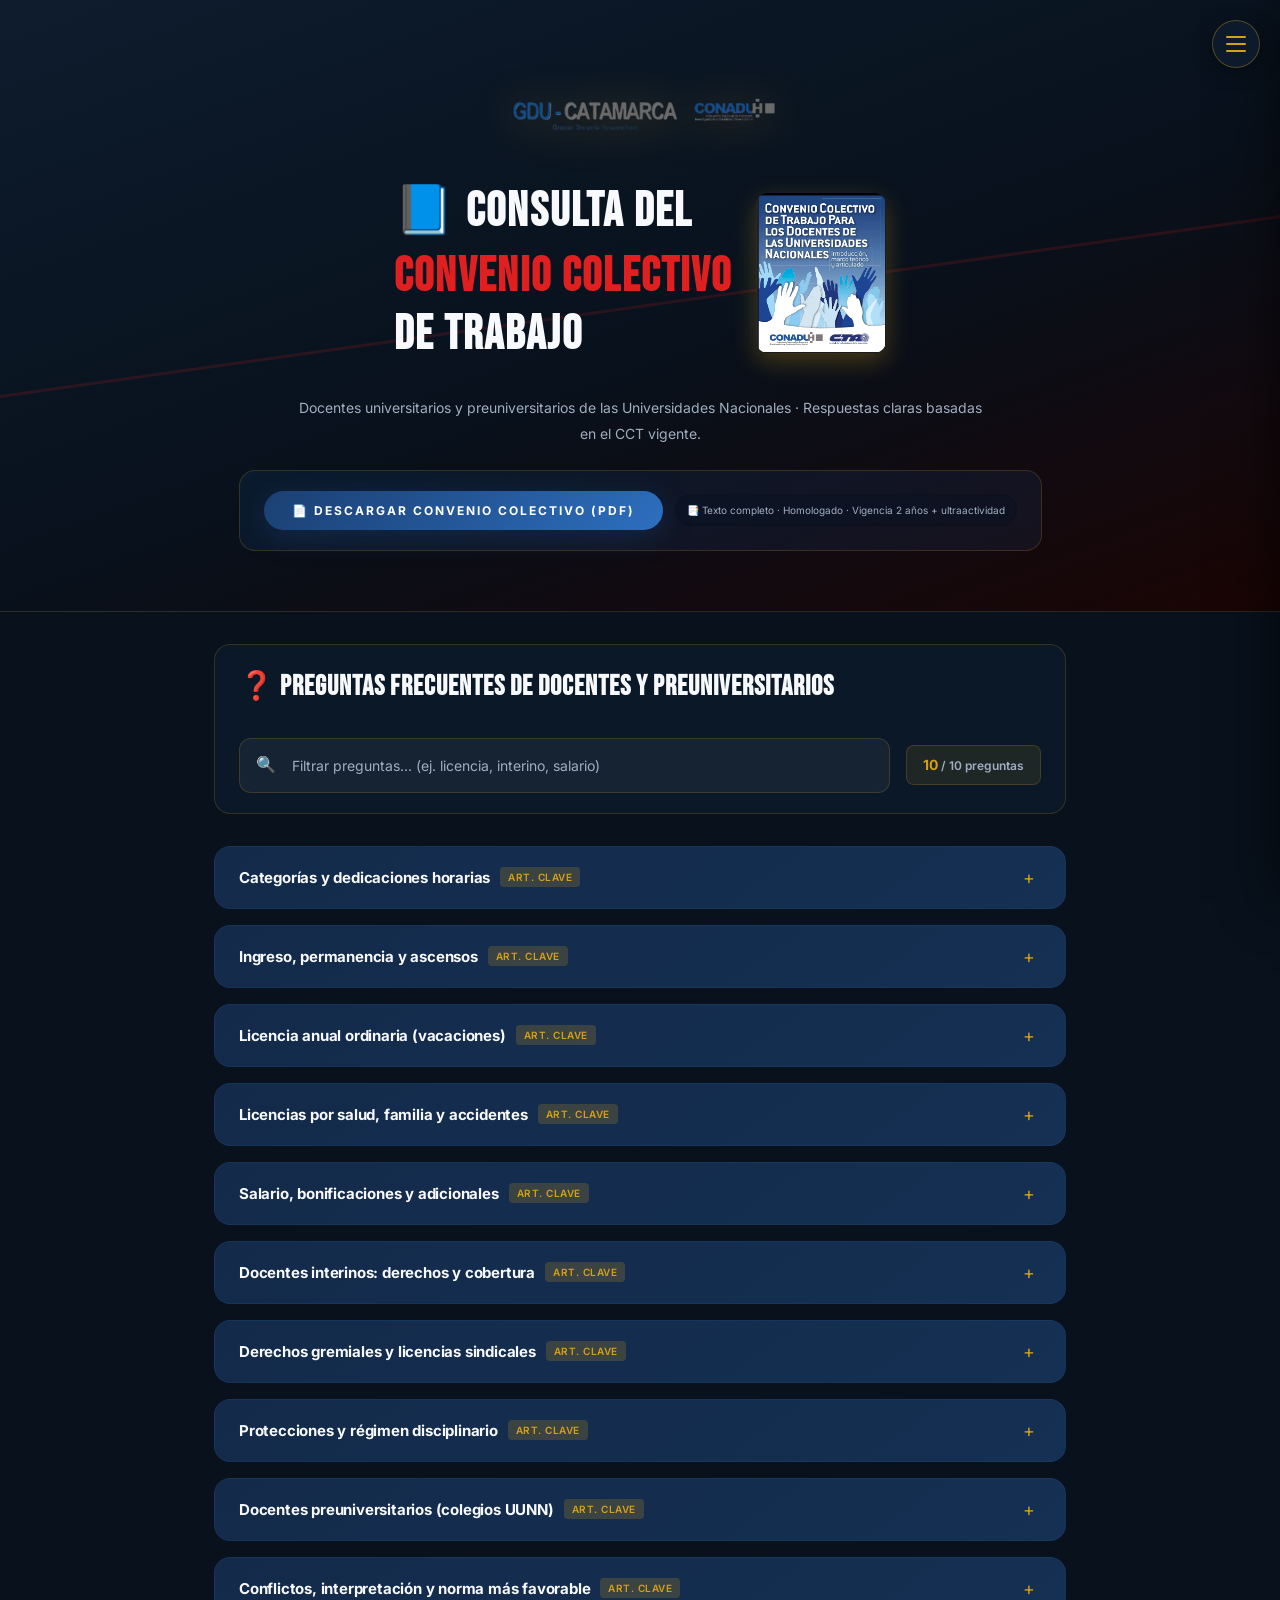
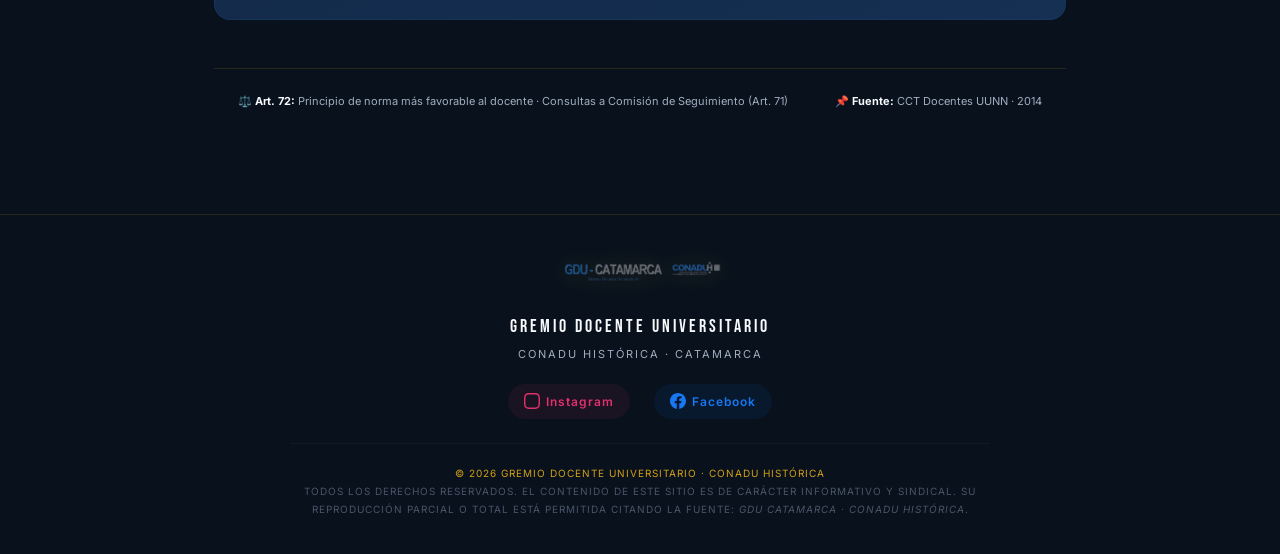
<file: convenio.html>
<!DOCTYPE html>
<html lang="es">
<head>
<meta charset="UTF-8">
<meta name="viewport" content="width=device-width, initial-scale=1.0">
<title>Convenio Colectivo Docente Universitario | GDU Catamarca</title>
<link href="https://fonts.googleapis.com/css2?family=Bebas+Neue&family=Inter:wght@400;500;600;700;900&display=swap" rel="stylesheet">
<style>
*{margin:0;padding:0;box-sizing:border-box}
:root {
  --azul: #1B3F72;
  --azul-c: #2D6FBF;
  --oro: #D4A017;
  --rojo: #E02020;
  --rojo-d: #900C0C;
  --bg: #08111C;
  --bg2: #0E1C2D;
  --gris: #A0AEC0;
  --blanco: #F7F9FC;
  --transition: all 0.3s cubic-bezier(0.22, 1, 0.36, 1);
}
html{scroll-behavior:smooth}
body{
  font-family: 'Inter', -apple-system, BlinkMacSystemFont, 'Segoe UI', sans-serif;
  background: var(--bg); color: var(--blanco); line-height: 1.6; overflow-x: hidden;
  padding:0; margin:0;
}

/* ══ NAVEGACIÓN HAMBURGUESA ══ */
.nav-toggle {
  position: fixed;
  top: 20px; right: 20px;
  z-index: 10000;
  width: 48px; height: 48px;
  border-radius: 50%;
  background: rgba(14, 28, 45, 0.92);
  border: 1px solid rgba(212, 160, 23, 0.35);
  backdrop-filter: blur(12px);
  -webkit-backdrop-filter: blur(12px);
  cursor: pointer;
  display: flex; flex-direction: column;
  align-items: center; justify-content: center;
  gap: 5px;
  transition: background 0.25s, border-color 0.25s,
              transform 0.3s cubic-bezier(0.34, 1.56, 0.64, 1),
              box-shadow 0.25s;
  box-shadow: 0 4px 20px rgba(0, 0, 0, 0.4);
  outline: none;
}
.nav-toggle:hover {
  background: rgba(27, 63, 114, 0.95);
  border-color: rgba(212, 160, 23, 0.7);
  box-shadow: 0 6px 28px rgba(212, 160, 23, 0.25);
  transform: scale(1.08);
}
.nav-toggle.abierto {
  background: rgba(27, 63, 114, 0.98);
  border-color: var(--oro);
  box-shadow: 0 6px 32px rgba(212, 160, 23, 0.35);
}
.nav-toggle .ham-line {
  display: block;
  width: 20px; height: 2px;
  background: var(--oro);
  border-radius: 2px;
  transition: transform 0.35s cubic-bezier(0.34, 1.56, 0.64, 1),
              opacity 0.25s ease, width 0.25s ease;
  transform-origin: center;
}
.nav-toggle.abierto .ham-line:nth-child(1) { transform: translateY(7px) rotate(45deg); }
.nav-toggle.abierto .ham-line:nth-child(2) { opacity: 0; width: 0; }
.nav-toggle.abierto .ham-line:nth-child(3) { transform: translateY(-7px) rotate(-45deg); }

/* Panel lateral */
.nav-panel {
  position: fixed;
  top: 0; right: 0;
  z-index: 9998;
  width: min(320px, 88vw);
  height: 100dvh;
  background: linear-gradient(160deg, #0b1e35 0%, #08111C 60%, #0f1500 100%);
  border-left: 1px solid rgba(212, 160, 23, 0.2);
  display: flex; flex-direction: column;
  padding: 88px 32px 40px;
  transform: translateX(100%);
  transition: transform 0.4s cubic-bezier(0.22, 1, 0.36, 1);
  box-shadow: -8px 0 48px rgba(0, 0, 0, 0.5);
  overflow-y: auto;
}
.nav-panel.abierto { transform: translateX(0); }
.nav-panel::before {
  content: '';
  position: absolute; top: 0; left: 0; right: 0; height: 3px;
  background: linear-gradient(90deg, var(--azul-c), var(--oro));
}
.nav-panel-header {
  margin-bottom: 36px;
  padding-bottom: 24px;
  border-bottom: 1px solid rgba(212, 160, 23, 0.15);
}
.nav-panel-gdu {
  font-family: 'Bebas Neue', sans-serif;
  font-size: 18px; letter-spacing: 3px; color: var(--blanco); line-height: 1.2;
}
.nav-panel-gdu span { color: #4A9EFF; }
.nav-panel-sub {
  font-size: 8px; letter-spacing: 2px;
  color: var(--gris); text-transform: uppercase; margin-top: 4px;
}
.nav-section-label {
  font-size: 8px; font-weight: 700; letter-spacing: 3px;
  text-transform: uppercase; color: var(--oro);
  margin-bottom: 12px; margin-top: 8px; opacity: 0.8;
}
.nav-items { display: flex; flex-direction: column; gap: 4px; flex: 1; }
.nav-item {
  display: flex; align-items: center; gap: 14px;
  padding: 14px 16px; border-radius: 12px;
  text-decoration: none; color: var(--blanco);
  font-family: 'Inter', sans-serif; font-size: 13px; font-weight: 600;
  letter-spacing: 0.3px;
  transition: background 0.2s,
              transform 0.2s cubic-bezier(0.34,1.56,0.64,1),
              color 0.2s, box-shadow 0.2s;
  position: relative; overflow: hidden;
  cursor: pointer; border: 1px solid transparent;
}
.nav-item::before {
  content: '';
  position: absolute; left: 0; top: 0; bottom: 0;
  width: 3px; border-radius: 3px 0 0 3px;
  background: var(--oro);
  transform: scaleY(0);
  transition: transform 0.25s cubic-bezier(0.34,1.56,0.64,1);
}
.nav-item:hover {
  background: rgba(212, 160, 23, 0.08);
  border-color: rgba(212, 160, 23, 0.2);
  transform: translateX(4px);
  color: var(--oro);
  box-shadow: 0 2px 12px rgba(212, 160, 23, 0.1);
}
.nav-item:hover::before { transform: scaleY(1); }

/* Ítem activo (página actual) */
.nav-item.activo {
  background: rgba(212, 160, 23, 0.1);
  border-color: rgba(212, 160, 23, 0.3);
  color: var(--oro);
}
.nav-item.activo::before { transform: scaleY(1); }

.nav-item-icon {
  width: 36px; height: 36px; border-radius: 10px;
  display: flex; align-items: center; justify-content: center;
  font-size: 16px; flex-shrink: 0;
  transition: transform 0.25s cubic-bezier(0.34,1.56,0.64,1);
}
.nav-item:hover .nav-item-icon { transform: scale(1.15); }
.nav-item-icon.ic-home     { background: rgba(74, 222, 128, 0.15); }
.nav-item-icon.ic-datos    { background: rgba(224, 32, 32, 0.15); }
.nav-item-icon.ic-calc     { background: rgba(27, 63, 114, 0.3); }
.nav-item-icon.ic-convenio { background: rgba(212, 160, 23, 0.2); }
.nav-item-icon.ic-aut      { background: rgba(74, 158, 255, 0.15); }

.nav-item-text { display: flex; flex-direction: column; gap: 2px; }
.nav-item-title { font-size: 13px; font-weight: 700; line-height: 1.2; }
.nav-item-desc {
  font-size: 9px; font-weight: 500; letter-spacing: 0.5px;
  color: var(--gris); transition: color 0.2s;
}
.nav-item:hover .nav-item-desc { color: rgba(212, 160, 23, 0.7); }
.nav-item-arrow {
  margin-left: auto; font-size: 10px; opacity: 0.4;
  transition: opacity 0.2s, transform 0.2s; flex-shrink: 0;
}
.nav-item:hover .nav-item-arrow { opacity: 1; transform: translateX(3px); }
.nav-divider { height: 1px; background: rgba(255,255,255,0.06); margin: 16px 0; }
.nav-panel-footer {
  margin-top: 24px; padding-top: 20px;
  border-top: 1px solid rgba(255,255,255,0.06);
  font-size: 9px; color: #3D4F63;
  letter-spacing: 1.5px; text-transform: uppercase;
  text-align: center; line-height: 1.8;
}

/* Overlay */
.nav-overlay {
  position: fixed; inset: 0; z-index: 9997;
  background: rgba(8, 17, 28, 0.6);
  backdrop-filter: blur(3px);
  -webkit-backdrop-filter: blur(3px);
  opacity: 0; pointer-events: none;
  transition: opacity 0.35s ease;
}
.nav-overlay.visible { opacity: 1; pointer-events: all; }

/* ═══ HERO ═══ */
.hero-section{
  background: linear-gradient(160deg, #0E1C2D 0%, #08111C 55%, #1a0404 100%);
  position: relative; overflow: hidden;
  padding: 80px 24px 60px;
  min-height: auto; display: flex; align-items: center; justify-content: center;
  border-bottom: 1px solid rgba(212,160,23,0.15);
}
.hero-section::before{
  content: ''; position: absolute;
  width: 200%; height: 3px; background: var(--rojo);
  top: 50%; left: -50%; transform: rotate(-8deg); opacity: 0.15; z-index: 0;
}
.hero-content{
  position: relative; z-index: 1; max-width: 900px;
  margin: 0 auto;
  animation: fadeDown 0.8s ease-out 0.2s both;
}
.hero-logo{
  margin-bottom: 32px; display: flex; justify-content: center;
  animation: fadeDown 0.8s ease-out 0.1s both;
}
.hero-logo img{
  width: min(280px, 75vw); height: auto; max-height: 120px;
  mix-blend-mode: screen;
  filter: drop-shadow(0 4px 20px rgba(212,160,23,0.35));
  opacity: 0.95; transition: var(--transition);
}
.hero-logo img:hover{opacity:1;filter:drop-shadow(0 6px 28px rgba(212,160,23,0.5))}
.title-with-image{
  display:flex;align-items:center;justify-content:center;gap:24px;
  flex-wrap:wrap;max-width:900px;margin:0 auto 32px;
}
.hero-title{
  font-family: 'Bebas Neue', sans-serif;
  font-size: clamp(28px, 7vw, 48px); font-weight: 700;
  letter-spacing: 2px; line-height: 1.2; color: var(--blanco);
}
.hero-title .accent{display:block;color:var(--rojo);margin-top:8px}
.caratula-thumb{
  width:min(130px,22vw);height:auto;max-height:160px;
  border-radius:12px;box-shadow:0 8px 24px rgba(212,160,23,0.3);
  transition:var(--transition);animation:fadeDown .8s ease-out .3s both;
}
.caratula-thumb:hover{
  transform:scale(1.05);box-shadow:0 12px 32px rgba(212,160,23,0.5);
}
.hero-subtitle{
  font-size: clamp(12px, 1.8vw, 14px); color: var(--gris);
  margin-bottom: 24px; line-height: 1.8;
  max-width: 700px; margin-left: auto; margin-right: auto; text-align: center;
}
.download-area{
  display: flex; flex-wrap: wrap; align-items: center; gap: 12px;
  justify-content: center;
  background: rgba(45,111,191,0.1); backdrop-filter: blur(8px);
  padding: 20px 24px; border-radius: 16px;
  border: 1px solid rgba(212,160,23,0.2);
  animation: fadeDown 0.8s ease-out 0.35s both;
}
.btn-download{
  background: linear-gradient(135deg, var(--azul), var(--azul-c));
  color: white; border: none;
  padding: 12px 28px; font-size: 12px; font-weight: 700;
  letter-spacing: 2px; border-radius: 40px; cursor: pointer;
  transition: var(--transition);
  display: inline-flex; align-items: center; gap: 8px;
  box-shadow: 0 6px 28px rgba(27,63,114,0.45);
  text-decoration: none; text-transform: uppercase;
  font-family: 'Inter', sans-serif;
}
.btn-download:hover{
  transform: translateY(-3px);
  box-shadow: 0 12px 40px rgba(45,111,191,0.6);
  filter: brightness(1.1);
}
.btn-download:active{transform:translateY(-1px)}
.info-pdf{
  font-size: 10px; background: rgba(0,0,0,0.3);
  padding: 8px 12px; border-radius: 30px;
  color: var(--gris); backdrop-filter: blur(4px);
}

/* ═══ SEARCH ═══ */
.search-wrapper{
  max-width: 900px; margin: 32px auto 0;
  background: rgba(45,111,191,0.08);
  padding: 20px 24px; border-radius: 16px;
  border: 1px solid rgba(212,160,23,0.2);
  animation: fadeDown 0.8s ease-out 0.4s both;
}
.search-title{
  font-family:'Bebas Neue',sans-serif;
  font-size:clamp(20px,4vw,28px);
  font-weight:700;letter-spacing:1px;color:var(--blanco);
  width:100%;margin-bottom:12px
}
.search-box{
  display: flex; align-items: center; flex: 1 1 280px;
  background: rgba(255,255,255,0.05); border: 1px solid rgba(212,160,23,0.2);
  padding: 10px 16px; border-radius: 12px;
  transition: border 0.2s;
}
.search-box:focus-within{
  border-color: var(--oro);
  background: rgba(255,255,255,0.08);
}
.search-box input{
  border: none; background: transparent; padding: 8px 8px;
  font-size: 14px; width: 100%; outline: none;
  font-family: 'Inter', sans-serif; color: var(--blanco);
}
.search-box input::placeholder{color: var(--gris)}
.search-box span{color: var(--gris); padding-right: 8px}
.result-counter{
  font-size: 12px; font-weight: 600; color: var(--gris);
  background: rgba(212,160,23,0.1); padding: 8px 16px;
  border: 1px solid rgba(212,160,23,0.2); border-radius: 8px;
  white-space: nowrap;
}
.result-counter strong{color: var(--oro); font-size: 14px}

/* ═══ MAIN ═══ */
.main-wrapper{
  max-width: 900px; margin: 0 auto; padding: 0 24px 80px;
}

/* ═══ FAQ GRID ═══ */
.faq-grid{
  display: grid; grid-template-columns: 1fr;
  gap: 16px; margin-top: 32px;
}

/* ═══ FAQ CARD ═══ */
.faq-card{
  background:linear-gradient(145deg,#0F1F35,#12253F);
  border-radius:16px;border:1px solid rgba(45,111,191,0.25);
  transition:var(--transition);overflow:hidden;
  animation:fadeDown .6s ease-out backwards;
}
.faq-card:nth-child(1){animation-delay:.35s}
.faq-card:nth-child(2){animation-delay:.40s}
.faq-card:nth-child(3){animation-delay:.45s}
.faq-card:nth-child(4){animation-delay:.50s}
.faq-card:nth-child(5){animation-delay:.55s}
.faq-card:nth-child(n+6){animation-delay:.60s}
.faq-card:hover{
  border-color:rgba(212,160,23,.4);
  box-shadow:0 12px 40px rgba(0,0,0,.3)
}
.faq-card.hidden{display:none}
.faq-header{
  background:rgba(45,111,191,.15);
  padding:20px 24px;display:flex;
  justify-content:space-between;align-items:center;
  gap:12px;cursor:pointer;
  transition:background .3s ease;
  border:none;font-family:'Inter',sans-serif;width:100%;text-align:left;
}
.faq-header:hover{background:rgba(45,111,191,.25)}
.faq-header h3{
  font-size:15px;font-weight:700;color:var(--blanco);
  letter-spacing:-.2px;display:flex;
  align-items:center;gap:10px;flex:1
}
.faq-header h3 .badge{
  font-size:10px;font-weight:600;
  background:rgba(212,160,23,.2);color:var(--oro);
  padding:4px 8px;border-radius:4px;text-transform:uppercase;
  letter-spacing:.5px;white-space:nowrap;
}
.toggle-icon{
  font-size:18px;font-weight:400;
  transition:transform .35s cubic-bezier(.34,1.56,.64,1);
  flex-shrink:0;color:var(--oro);width:24px;text-align:center
}
.faq-card.active .toggle-icon{transform:rotate(45deg)}
.faq-body{
  max-height:0;overflow:hidden;
  transition:max-height .4s cubic-bezier(.2,.9,.4,1.1);
  background:rgba(0,0,0,.2)
}
.faq-card.active .faq-body{
  max-height:2000px;padding:24px;
}
.sub-item{
  margin-bottom:20px;padding-bottom:16px;
  border-bottom:1px dashed rgba(212,160,23,.2)
}
.sub-item:last-child{border-bottom:none;margin-bottom:0;padding-bottom:0}
.sub-item strong{
  color:var(--oro);display:block;font-size:13px;
  margin-bottom:6px;letter-spacing:.5px;text-transform:uppercase
}
.sub-item p{color:var(--gris);font-size:13px;margin:0;line-height:1.6}
.highlight-box{
  background:rgba(212,160,23,.1);border-radius:12px;
  padding:14px 16px;margin-top:16px;font-size:12px;
  border-left:4px solid var(--oro);color:var(--gris);
  display:flex;align-items:center;gap:8px
}
.highlight-box span{font-size:16px;flex-shrink:0}

/* ═══ FOOTER LEGAL ═══ */
.footer-legal{
  max-width: 900px; margin: 48px auto 0;
  padding: 24px;
  border-top: 1px solid rgba(212,160,23,.15);
  display: flex; flex-wrap: wrap;
  justify-content: space-between;
  align-items: center; gap: 16px;
  font-size: 11px; color: var(--gris);
  text-align: center;
}
.footer-legal strong{color: var(--blanco)}

/* ═══ FOOTER GREMIAL ═══ */
footer {
  border-top: 1px solid rgba(212,160,23,0.15);
  padding: 36px 24px;
  text-align: center;
  background: var(--bg);
}
.footer-logo {
  display: flex; justify-content: center; margin-bottom: 20px;
}
.footer-logo img {
  height: 42px; width: auto;
  mix-blend-mode: screen; opacity: 0.85;
  filter: drop-shadow(0 2px 10px rgba(212,160,23,0.2));
  transition: var(--transition);
}
.footer-logo img:hover { opacity: 1; }
.footer-nombre {
  font-family: 'Bebas Neue', sans-serif;
  font-size: 18px; letter-spacing: 3px; color: var(--blanco); margin-bottom: 4px;
}
.footer-sub {
  font-size: 11px; letter-spacing: 2px; color: var(--gris);
  text-transform: uppercase; margin-bottom: 20px;
}
.footer-links {
  display: flex; justify-content: center; gap: 24px; margin-bottom: 24px; flex-wrap: wrap;
}
.footer-links a {
  display: flex; align-items: center; gap: 6px;
  text-decoration: none; font-size: 12px; font-weight: 600;
  letter-spacing: 1px; transition: var(--transition);
  padding: 8px 16px; border-radius: 30px;
}
.footer-links a:hover { opacity: 1; transform: translateY(-2px); }
.footer-links a.ig { color: #E1306C; background: rgba(225,48,108,0.08); }
.footer-links a.fb { color: #1877F2; background: rgba(24,119,242,0.08); }
.footer-links svg { width: 16px; height: 16px; fill: currentColor; }
.footer-copy {
  font-size: 10px; color: #4A5568; letter-spacing: 1px;
  text-transform: uppercase; line-height: 1.8;
  border-top: 1px solid rgba(255,255,255,0.04);
  padding-top: 20px; margin-top: 4px;
  max-width: 700px; margin-left: auto; margin-right: auto;
}
.footer-copy span { color: var(--oro); }

/* ═══ EMPTY STATE ═══ */
.faq-empty-message{
  grid-column: 1 / -1;
  text-align: center; padding: 48px 24px;
  background: rgba(45,111,191,.08);
  border: 1px dashed rgba(212,160,23,.2);
  border-radius: 16px;
}
.faq-empty-message span{font-size:40px;display:block;margin-bottom:12px}
.faq-empty-message p{color:var(--gris);margin:8px 0}
.faq-empty-message p strong{color:var(--oro)}

/* ═══ KEYFRAMES ═══ */
@keyframes fadeDown{from{opacity:0;transform:translateY(-20px)}to{opacity:1;transform:translateY(0)}}

/* ═══ RESPONSIVE ═══ */
@media(max-width:768px){
  .hero-section{padding:60px 16px 40px}
  .title-with-image{gap:16px;margin-bottom:24px}
  .caratula-thumb{width:min(100px,18vw);max-height:130px}
  .hero-title{font-size:24px}
  .hero-subtitle{font-size:12px;margin-bottom:16px}
  .download-area{padding:16px 20px;gap:8px}
  .btn-download{padding:10px 20px;font-size:11px}
  .info-pdf{font-size:9px;padding:6px 10px}
  .search-wrapper{padding:16px;gap:12px}
  .search-title{margin-bottom:8px}
  .faq-header{padding:16px 18px}
  .faq-header h3{font-size:14px}
  .faq-card.active .faq-body{padding:18px}
  .main-wrapper{padding:0 16px 60px}
  .footer-legal{padding:16px;font-size:10px}
  footer { padding-bottom: 60px; }
  .footer-links { flex-direction: column; align-items: center; gap: 12px; }
  .nav-toggle { top: 16px; right: 16px; }
}
@media(max-width:480px){
  .hero-section{padding:48px 12px 32px}
  .title-with-image{flex-direction:column;gap:12px;margin-bottom:16px}
  .caratula-thumb{width:min(80px,16vw);max-height:110px}
  .hero-title{font-size:20px}
  .hero-subtitle{font-size:11px}
  .search-box{flex:1 1 100%}
  .result-counter{width:100%;text-align:center}
  .search-wrapper{padding:12px}
  .search-title{font-size:18px;margin-bottom:12px}
  .faq-header{padding:14px}
  .faq-header h3{font-size:13px}
  .main-wrapper{padding:0 12px 50px}
}
@media(prefers-reduced-motion:reduce){
  *,*:before,*:after{animation:none!important;transition:none!important}
}
button:focus-visible,a:focus-visible{outline:2px solid var(--oro);outline-offset:2px}
</style>

<!-- SEO y redes sociales · GDU Catamarca -->
<meta name="description" content="Consultá el convenio colectivo de trabajo de docentes universitarios y preuniversitarios, con acceso a sus disposiciones y al documento original.">
<meta name="author" content="GDU Catamarca">
<meta name="robots" content="index, follow">
<link rel="canonical" href="https://gducatamarca.com.ar/convenio.html">
<meta property="og:type" content="website">
<meta property="og:site_name" content="GDU Catamarca">
<meta property="og:locale" content="es_AR">
<meta property="og:title" content="Convenio Colectivo de Trabajo Docente | GDU Catamarca">
<meta property="og:description" content="Consultá el convenio colectivo de trabajo de docentes universitarios y preuniversitarios, con acceso a sus disposiciones y al documento original.">
<meta property="og:url" content="https://gducatamarca.com.ar/convenio.html">
<meta property="og:image" content="https://gducatamarca.com.ar/logo-gdu.png">
<meta property="og:image:alt" content="Identidad visual de GDU Catamarca">
<meta name="twitter:card" content="summary">
<meta name="twitter:title" content="Convenio Colectivo de Trabajo Docente | GDU Catamarca">
<meta name="twitter:description" content="Consultá el convenio colectivo de trabajo de docentes universitarios y preuniversitarios, con acceso a sus disposiciones y al documento original.">
<meta name="twitter:image" content="https://gducatamarca.com.ar/logo-gdu.png">
<script type="application/ld+json">{"@context":"https://schema.org","@type":"WebPage","@id":"https://gducatamarca.com.ar/convenio.html#pagina","url":"https://gducatamarca.com.ar/convenio.html","name":"Convenio Colectivo Docente Universitario | GDU Catamarca","description":"Consultá el convenio colectivo de trabajo de docentes universitarios y preuniversitarios, con acceso a sus disposiciones y al documento original.","inLanguage":"es-AR","isPartOf":{"@id":"https://gducatamarca.com.ar/#sitio"}}</script>
</head>
<body>

<!-- ══ OVERLAY DEL MENÚ ══ -->
<div class="nav-overlay" id="nav-overlay" onclick="cerrarNav()" aria-hidden="true"></div>

<!-- ══ BOTÓN HAMBURGUESA ══ -->
<button
  class="nav-toggle"
  id="nav-toggle"
  onclick="toggleNav()"
  aria-label="Abrir menú de navegación"
  aria-expanded="false"
  aria-controls="nav-panel"
>
  <span class="ham-line"></span>
  <span class="ham-line"></span>
  <span class="ham-line"></span>
</button>

<!-- ══ PANEL LATERAL DE NAVEGACIÓN ══ -->
<nav class="nav-panel" id="nav-panel" aria-label="Menú principal" aria-hidden="true">

  <div class="nav-panel-header">
    <div class="nav-panel-gdu"><span>GDU</span> CATAMARCA</div>
    <div class="nav-panel-sub">CONADU HISTÓRICA</div>
  </div>

  <div class="nav-section-label">Navegación</div>

  <div class="nav-items">

    <!-- Home -->
    <a class="nav-item" href="index.html" onclick="cerrarNav()">
      <div class="nav-item-icon ic-home">🏠</div>
      <div class="nav-item-text">
        <span class="nav-item-title">Home</span>
        <span class="nav-item-desc">Inicio · Datos salariales</span>
      </div>
      <span class="nav-item-arrow">›</span>
    </a>

    <div class="nav-divider"></div>

    <div class="nav-section-label">Secciones del inicio</div>

    <!-- Datos -->
    <a class="nav-item" href="index.html#datos" onclick="cerrarNav()">
      <div class="nav-item-icon ic-datos">📊</div>
      <div class="nav-item-text">
        <span class="nav-item-title">Datos</span>
        <span class="nav-item-desc">Salario vs línea de pobreza</span>
      </div>
      <span class="nav-item-arrow">›</span>
    </a>

    <!-- Calculadora -->
    <a class="nav-item" href="index.html#calculadora" onclick="cerrarNav()">
      <div class="nav-item-icon ic-calc">🧮</div>
      <div class="nav-item-text">
        <span class="nav-item-title">Calculadora de Salarios</span>
        <span class="nav-item-desc">Universitario y preuniversitario</span>
      </div>
      <span class="nav-item-arrow">›</span>
    </a>

    <!-- Convenio — activo en esta página -->
    <a class="nav-item activo" href="convenio.html" onclick="cerrarNav()">
      <div class="nav-item-icon ic-convenio">📜</div>
      <div class="nav-item-text">
        <span class="nav-item-title">Convenio Colectivo de Trabajo</span>
        <span class="nav-item-desc">CCT · Docentes universitarios</span>
      </div>
      <span class="nav-item-arrow">·</span>
    </a>

    <div class="nav-divider"></div>

    <!-- Autoridades -->
    <a
      class="nav-item"
      href="autoridades.html"
      onclick="cerrarNav()"
    >
      <div class="nav-item-icon ic-aut">👥</div>
      <div class="nav-item-text">
        <span class="nav-item-title">Autoridades</span>
        <span class="nav-item-desc">Conducción GDU Catamarca</span>
      </div>
      <span class="nav-item-arrow">›</span>
    </a>

  </div>

  <div class="nav-panel-footer">
    GDU Catamarca · CONADU HISTÓRICA<br>
    © 2026 · Todos los derechos reservados
  </div>

</nav>

<!-- ═══ HERO ═══ -->
<div class="hero-section">
  <div class="hero-content">
    <div class="hero-logo">
      <img src="logo-gdu.png" alt="GDU Catamarca - CONADU HISTÓRICA">
    </div>
    <div class="title-with-image">
      <h1 class="hero-title">
        📘 Consulta del <span class="accent">Convenio Colectivo</span> de Trabajo
      </h1>
      <img src="caratula.png" alt="Carátula del Convenio Colectivo" class="caratula-thumb">
    </div>
    <p class="hero-subtitle">
      Docentes universitarios y preuniversitarios de las Universidades Nacionales · Respuestas claras basadas en el CCT vigente.
    </p>
    <div class="download-area">
      <button class="btn-download" id="downloadBtn">
        📄 Descargar Convenio Colectivo (PDF)
      </button>
      <span class="info-pdf">📑 Texto completo · Homologado · Vigencia 2 años + ultraactividad</span>
    </div>
  </div>
</div>

<!-- ═══ BUSCADOR + FAQ ═══ -->
<div class="main-wrapper">
  <div class="search-wrapper">
    <div style="width:100%;display:flex;align-items:center;flex-wrap:wrap;gap:16px;justify-content:space-between;">
      <h2 class="search-title">❓ Preguntas Frecuentes de Docentes y Preuniversitarios</h2>
      <div class="search-box">
        <span>🔍</span>
        <input type="text" id="searchInput" placeholder="Filtrar preguntas... (ej. licencia, interino, salario)" autocomplete="off">
      </div>
      <div class="result-counter">
        <strong id="visibleCount">0</strong> / <span id="totalCount">0</span> preguntas
      </div>
    </div>
  </div>

  <div class="faq-grid" id="faqGrid"></div>

  <div class="footer-legal">
    <span>⚖️ <strong>Art. 72:</strong> Principio de norma más favorable al docente · Consultas a Comisión de Seguimiento (Art. 71)</span>
    <span>📌 <strong>Fuente:</strong> CCT Docentes UUNN · 2014</span>
  </div>
</div>

<!-- ═══ FOOTER GREMIAL ═══ -->
<footer>
  <div class="footer-logo">
    <img src="logo-gdu.png" alt="GDU Catamarca">
  </div>
  <div class="footer-nombre">Gremio Docente Universitario</div>
  <div class="footer-sub">CONADU HISTÓRICA · Catamarca</div>
  <div class="footer-links">
    <a href="https://www.instagram.com/gducatamarca/" target="_blank" rel="noopener" class="ig">
      <svg viewBox="0 0 24 24"><path d="M12 2.163c3.204 0 3.584.012 4.85.07 3.252.148 4.771 1.691 4.919 4.919.058 1.265.069 1.645.069 4.849 0 3.205-.012 3.584-.069 4.849-.149 3.225-1.664 4.771-4.919 4.919-1.266.058-1.644.07-4.85.07-3.204 0-3.584-.012-4.849-.07-3.26-.149-4.771-1.699-4.919-4.92-.058-1.265-.07-1.644-.07-4.849 0-3.204.013-3.583.07-4.849.149-3.227 1.664-4.771 4.919-4.919 1.266-.057 1.645-.069 4.849-.069zm0-2.163c-3.259 0-3.667.014-4.947.072-4.358.2-6.78 2.618-6.98 6.98-.059 1.281-.073 1.689-.073 4.948 0 3.259.014 3.668.072 4.948.2 4.358 2.618 6.78 6.98 6.98 1.281.058 1.689.072 4.948.072 3.259 0 3.668-.014 4.948-.072 4.354-.2 6.782-2.618 6.979-6.98.059-1.28.073-1.689.073-4.948 0-3.259-.014-3.667-.072-4.947-.196-4.354-2.617-6.78-6.979-6.98-1.281-.059-1.69-.073-4.949-.073z"/></svg>
      Instagram
    </a>
    <a href="https://www.facebook.com/gremiodocente.universitario" target="_blank" rel="noopener" class="fb">
      <svg viewBox="0 0 24 24"><path d="M24 12.073c0-6.627-5.373-12-12-12s-12 5.373-12 12c0 5.99 4.388 10.954 10.125 11.854v-8.385H7.078v-3.47h3.047V9.43c0-3.007 1.792-4.669 4.533-4.669 1.312 0 2.686.235 2.686.235v2.953H15.83c-1.491 0-1.956.925-1.956 1.874v2.25h3.328l-.532 3.47h-2.796v8.385C19.612 23.027 24 18.062 24 12.073z"/></svg>
      Facebook
    </a>
  </div>
  <div class="footer-copy">
    <span>© 2026 Gremio Docente Universitario · CONADU HISTÓRICA</span><br>
    Todos los derechos reservados. El contenido de este sitio es de carácter informativo y sindical.
    Su reproducción parcial o total está permitida citando la fuente: <em>GDU Catamarca · CONADU HISTÓRICA</em>.
  </div>
</footer>

<script>
/* ════════════════════════════════
   MENÚ HAMBURGUESA
   ════════════════════════════════ */
function toggleNav() {
  const toggle  = document.getElementById('nav-toggle');
  const panel   = document.getElementById('nav-panel');
  const overlay = document.getElementById('nav-overlay');
  const abierto = toggle.classList.toggle('abierto');

  panel.classList.toggle('abierto', abierto);
  overlay.classList.toggle('visible', abierto);
  toggle.setAttribute('aria-expanded', abierto);
  panel.setAttribute('aria-hidden', !abierto);
  document.body.style.overflow = abierto ? 'hidden' : '';
}

function cerrarNav() {
  const toggle  = document.getElementById('nav-toggle');
  const panel   = document.getElementById('nav-panel');
  const overlay = document.getElementById('nav-overlay');

  toggle.classList.remove('abierto');
  panel.classList.remove('abierto');
  overlay.classList.remove('visible');
  toggle.setAttribute('aria-expanded', 'false');
  panel.setAttribute('aria-hidden', 'true');
  document.body.style.overflow = '';
}

document.addEventListener('keydown', e => {
  if (e.key === 'Escape') cerrarNav();
});

/* ════════════════════════════════
   FAQ DATA
   ════════════════════════════════ */
const faqData = [
  {
    id: 1,
    pregunta: "Categorías y dedicaciones horarias",
    subItems: [
      { titulo: "Categorías (Art. 7)", texto: "Profesor Titular, Asociado, Adjunto, Jefe de Trabajos Prácticos, Ayudante. También docentes ordinarios, interinos, suplentes y extraordinarios (Art. 6)." },
      { titulo: "Dedicaciones (Art. 9)", texto: "Exclusiva: 40h · Semiexclusiva: 20h · Simple: 10h semanales. Relación salarial (Art. 35): Exclusiva 4,0; Semiexclusiva 2,0; Simple 1,0." },
      { titulo: "Acumulación de cargos (Art. 31)", texto: "No se pueden superar las 50 horas semanales en todo el sistema universitario. Cada universidad regula su régimen de incompatibilidades." }
    ]
  },
  {
    id: 2,
    pregunta: "Ingreso, permanencia y ascensos",
    subItems: [
      { titulo: "Ingreso a carrera (Art. 11)", texto: "Concurso público y abierto de antecedentes y oposición. Jurados integrados por pares ordinarios. Veedor gremial designado por el sindicato." },
      { titulo: "Permanencia (Art. 12)", texto: "Evaluación periódica individual cada 4 años (o más según estatuto). Dos evaluaciones negativas: llamado a concurso, pero el docente continúa hasta nueva cobertura." },
      { titulo: "Ascenso y promoción (Art. 13)", texto: "Ascenso por concurso público y abierto. Promoción a JTP por concurso cerrado, salvo disposición más beneficiosa en estatuto o acuerdo local." }
    ]
  },
  {
    id: 3,
    pregunta: "Licencia anual ordinaria (vacaciones)",
    subItems: [
      { titulo: "Hasta 15 años de antigüedad", texto: "30 días corridos, que coincidirán con el receso estival anual de la universidad (Art. 45.a)." },
      { titulo: "Más de 15 años de antigüedad", texto: "45 días corridos. Fraccionable en dos períodos: primero no menor a 30 días en receso estival, el resto a planificar." },
      { titulo: "Antigüedad computable", texto: "Se suma toda la docencia en todos los niveles y modalidades en instituciones reconocidas (Art. 45.b)." },
      { titulo: "No gozadas / cese", texto: "No se acumulan al año siguiente; se deben tomar hasta el 30 de noviembre. En caso de cese, se liquidan proporcionalmente." }
    ]
  },
  {
    id: 4,
    pregunta: "Licencias por salud, familia y accidentes",
    subItems: [
      { titulo: "Corto tratamiento (Art. 46.a)", texto: "Hasta 45 días corridos por año calendario con goce íntegro de haberes (afecciones inculpables)." },
      { titulo: "Largo tratamiento (Art. 46.c)", texto: "Hasta 4 años: 2 años con goce íntegro, 1 año al 50%, 1 año sin goce. Se debe agotar el plazo de 45 días previo." },
      { titulo: "Maternidad / parental (Art. 48)", texto: "45 días preparto y 45 postparto (opción de reducir preparto). Padre/madre no gestante: 15 días. Post-maternidad: 90 días adicionales con goce." },
      { titulo: "Fallecimiento / familiares", texto: "Cónyuge o 1er grado: 7 días; 2do grado y afines: 5 días (Art. 48.h). Atención de enfermos grupo familiar: 30 días con goce, prorrogable a 6 meses." }
    ]
  },
  {
    id: 5,
    pregunta: "Salario, bonificaciones y adicionales",
    subItems: [
      { titulo: "Estructura (Arts. 33-35)", texto: "Sueldo básico + antigüedad. Índices: Titular 1,8; Asociado 1,6; Adjunto 1,4; JTP 1,2; Ayudante 1,0. Dedicación exclusiva 4,0; semiexclusiva 2,0; simple 1,0." },
      { titulo: "Bonificación por antigüedad (Art. 36)", texto: "Escala del 10% (1 año) al 120% (24 años). Se computa toda la docencia en niveles reconocidos." },
      { titulo: "Adicionales (Arts. 37-40)", texto: "Posgrado: Doctorado 20%, Maestría 12,5%, Especialización 5%. Riesgo laboral (máx 10%), zona desfavorable según normativa." },
      { titulo: "Jerarquización (Art. 42)", texto: "Complemento salarial del 25% remunerativo y bonificable, implementación gradual hasta 2019." }
    ]
  },
  {
    id: 6,
    pregunta: "Docentes interinos: derechos y cobertura",
    subItems: [
      { titulo: "Definición y suplencia (Art. 6)", texto: "Designación sin concurso por razones fundadas. Suplente: reemplaza a regular o interino ausente." },
      { titulo: "Disposición transitoria (Art. 73)", texto: "Interinos con +5 años en vacantes definitivas: incorporación a carrera. De 2 a 5 años: la UUNN debe llamar a concurso. No se puede modificar en detrimento hasta cobertura." },
      { titulo: "Cobertura de vacantes (Arts. 14-15)", texto: "Promoción transitoria de docentes ordinarios de categoría inferior. Si es definitiva, llamado a concurso simultáneo. Para cargos temporales/nuevas carreras, plazo máximo de 3 años de interinato." }
    ]
  },
  {
    id: 7,
    pregunta: "Derechos gremiales y licencias sindicales",
    subItems: [
      { titulo: "Licencia gremial (Art. 65)", texto: "Las universidades abonan el salario a Secretarios Generales o miembros designados. El tiempo no se computa para evaluaciones salvo comunicación expresa." },
      { titulo: "Delegados y cartelera (Arts. 67-68)", texto: "Elección de delegados y comisiones internas. Cartelera física y espacio en el sitio web de la universidad." },
      { titulo: "Cuota sindical (Art. 66)", texto: "Descuento automático de la cuota a requerimiento del sindicato." },
      { titulo: "Participación política (Art. 18)", texto: "Derecho a elegir e integrar órganos de gobierno según Ley de Educación Superior." }
    ]
  },
  {
    id: 8,
    pregunta: "Protecciones y régimen disciplinario",
    subItems: [
      { titulo: "Violencia y discriminación (Arts. 22-23)", texto: "Prohibición de acoso laboral, mobbing, acoso sexual, discriminación por género, orientación sexual, etnia, religión, VIH, etc." },
      { titulo: "Sanciones (Art. 32)", texto: "Apercibimiento, suspensión hasta 30 días, cesantía, exoneración. Requiere juicio académico con debido proceso. Prescripción: 6 meses a 2 años según falta." },
      { titulo: "Facultad de dirección (Art. 17)", texto: "Las autoridades deben ejercer su poder con carácter funcional, preservando derechos patrimoniales y personales." }
    ]
  },
  {
    id: 9,
    pregunta: "Docentes preuniversitarios (colegios UUNN)",
    subItems: [
      { titulo: "Aplicación del CCT (Anexo Art. 1)", texto: "Se aplica todo el convenio con exclusiones: arts. 7,8,9 (categorías/dedicación) y adecuaciones en ascensos. Categorías específicas listadas en Anexo Art. 2." },
      { titulo: "Nomenclador (Anexo Art. 4)", texto: "Índices por hora reloj según categoría. Ejemplo: Preceptor 0,4800; Profesor 15hs cátedra nivel medio 1,0; JTP Nivel Superior 0,7980." },
      { titulo: "Hora cátedra (Anexo Art. 3)", texto: "Duración referencial: 40 minutos. Equivalencia: 1 hora cátedra = 0,6667 hora reloj. Liquidación según carga horaria de cada institución." }
    ]
  },
  {
    id: 10,
    pregunta: "Conflictos, interpretación y norma más favorable",
    subItems: [
      { titulo: "Comisión de Seguimiento (Art. 71)", texto: "Órgano paritario (6+6 miembros). Interpreta el convenio, resuelve diferencias. Plazo: 5 días hábiles. Durante la instancia se suspenden medidas de fuerza." },
      { titulo: "Comisión de Nivel Particular (Art. 70)", texto: "Trata cuestiones delegadas a cada universidad y particularidades locales." },
      { titulo: "Principio de norma más favorable (Art. 72)", texto: "En caso de conflicto entre estatuto, ley o convenio, se aplica la norma que otorgue mayores derechos al docente." },
      { titulo: "Condiciones más favorables (Art. 69)", texto: "El CCT no puede reducir condiciones existentes que sean superiores para el docente." }
    ]
  }
];

const grid         = document.getElementById('faqGrid');
const searchInput  = document.getElementById('searchInput');
const visibleCount = document.getElementById('visibleCount');
const totalCount   = document.getElementById('totalCount');

function renderFaq(items) {
  grid.innerHTML = '';
  if (!items.length) {
    const emptyDiv = document.createElement('div');
    emptyDiv.className = 'faq-empty-message';
    emptyDiv.innerHTML = `
      <span>🔎</span>
      <p>No hay coincidencias para "<strong>${searchInput.value}</strong>"</p>
      <p>Probá con otra palabra (ej. licencia, interino, salario, maternidad)</p>
    `;
    grid.appendChild(emptyDiv);
    return;
  }

  items.forEach((item) => {
    const card = document.createElement('div');
    card.className = 'faq-card';
    card.dataset.id = item.id;
    card.dataset.search = item.pregunta.toLowerCase();

    const header = document.createElement('button');
    header.className = 'faq-header';
    header.innerHTML = `
      <h3>${item.pregunta} <span class="badge">Art. clave</span></h3>
      <span class="toggle-icon">+</span>
    `;
    header.addEventListener('click', () => toggleCard(card));

    const body = document.createElement('div');
    body.className = 'faq-body';

    let subHtml = '';
    item.subItems.forEach(sub => {
      subHtml += `
        <div class="sub-item">
          <strong>${sub.titulo}</strong>
          <p>${sub.texto}</p>
        </div>
      `;
    });
    subHtml += `
      <div class="highlight-box">
        <span>⚡</span> Art. 72: Principio de norma más favorable para el docente.
      </div>
    `;
    body.innerHTML = subHtml;

    card.appendChild(header);
    card.appendChild(body);
    grid.appendChild(card);
  });

  totalCount.textContent = faqData.length;
  updateCounter();
}

function toggleCard(card) {
  card.classList.toggle('active');
  const icon = card.querySelector('.toggle-icon');
  icon.textContent = card.classList.contains('active') ? '×' : '+';
}

function updateCounter() {
  const visible = document.querySelectorAll('.faq-card:not(.hidden)').length;
  visibleCount.textContent = visible;
}

function filterFaq(query) {
  const cards = document.querySelectorAll('.faq-card');
  let visible = 0;
  const q = query.toLowerCase().trim();

  cards.forEach(card => {
    const text = card.dataset.search || '';
    const match = text.includes(q);
    if (match || q === '') {
      card.classList.remove('hidden');
      visible++;
    } else {
      card.classList.add('hidden');
      if (card.classList.contains('active')) {
        card.classList.remove('active');
        card.querySelector('.toggle-icon').textContent = '+';
      }
    }
  });

  const existingMsg = document.querySelector('.faq-empty-message');
  if (visible === 0 && q !== '') {
    if (!existingMsg) {
      const msg = document.createElement('div');
      msg.className = 'faq-empty-message';
      msg.innerHTML = `
        <span>🔎</span>
        <p>No hay coincidencias para "<strong>${q}</strong>"</p>
        <p>Probá con otra palabra (ej. licencia, interino, salario, maternidad)</p>
      `;
      grid.appendChild(msg);
    }
  } else {
    if (existingMsg) existingMsg.remove();
  }

  visibleCount.textContent = visible;
}

searchInput.addEventListener('input', e => filterFaq(e.target.value));

document.getElementById('downloadBtn').addEventListener('click', function() {
  const filename = "CCT_Docentes_UUNN_2014.pdf";
  const link = document.createElement('a');
  link.href = filename;
  link.download = filename;
  document.body.appendChild(link);
  link.click();
  document.body.removeChild(link);
});

renderFaq(faqData);
setTimeout(() => { updateCounter(); }, 150);
</script>
</body>
</html>
</file>
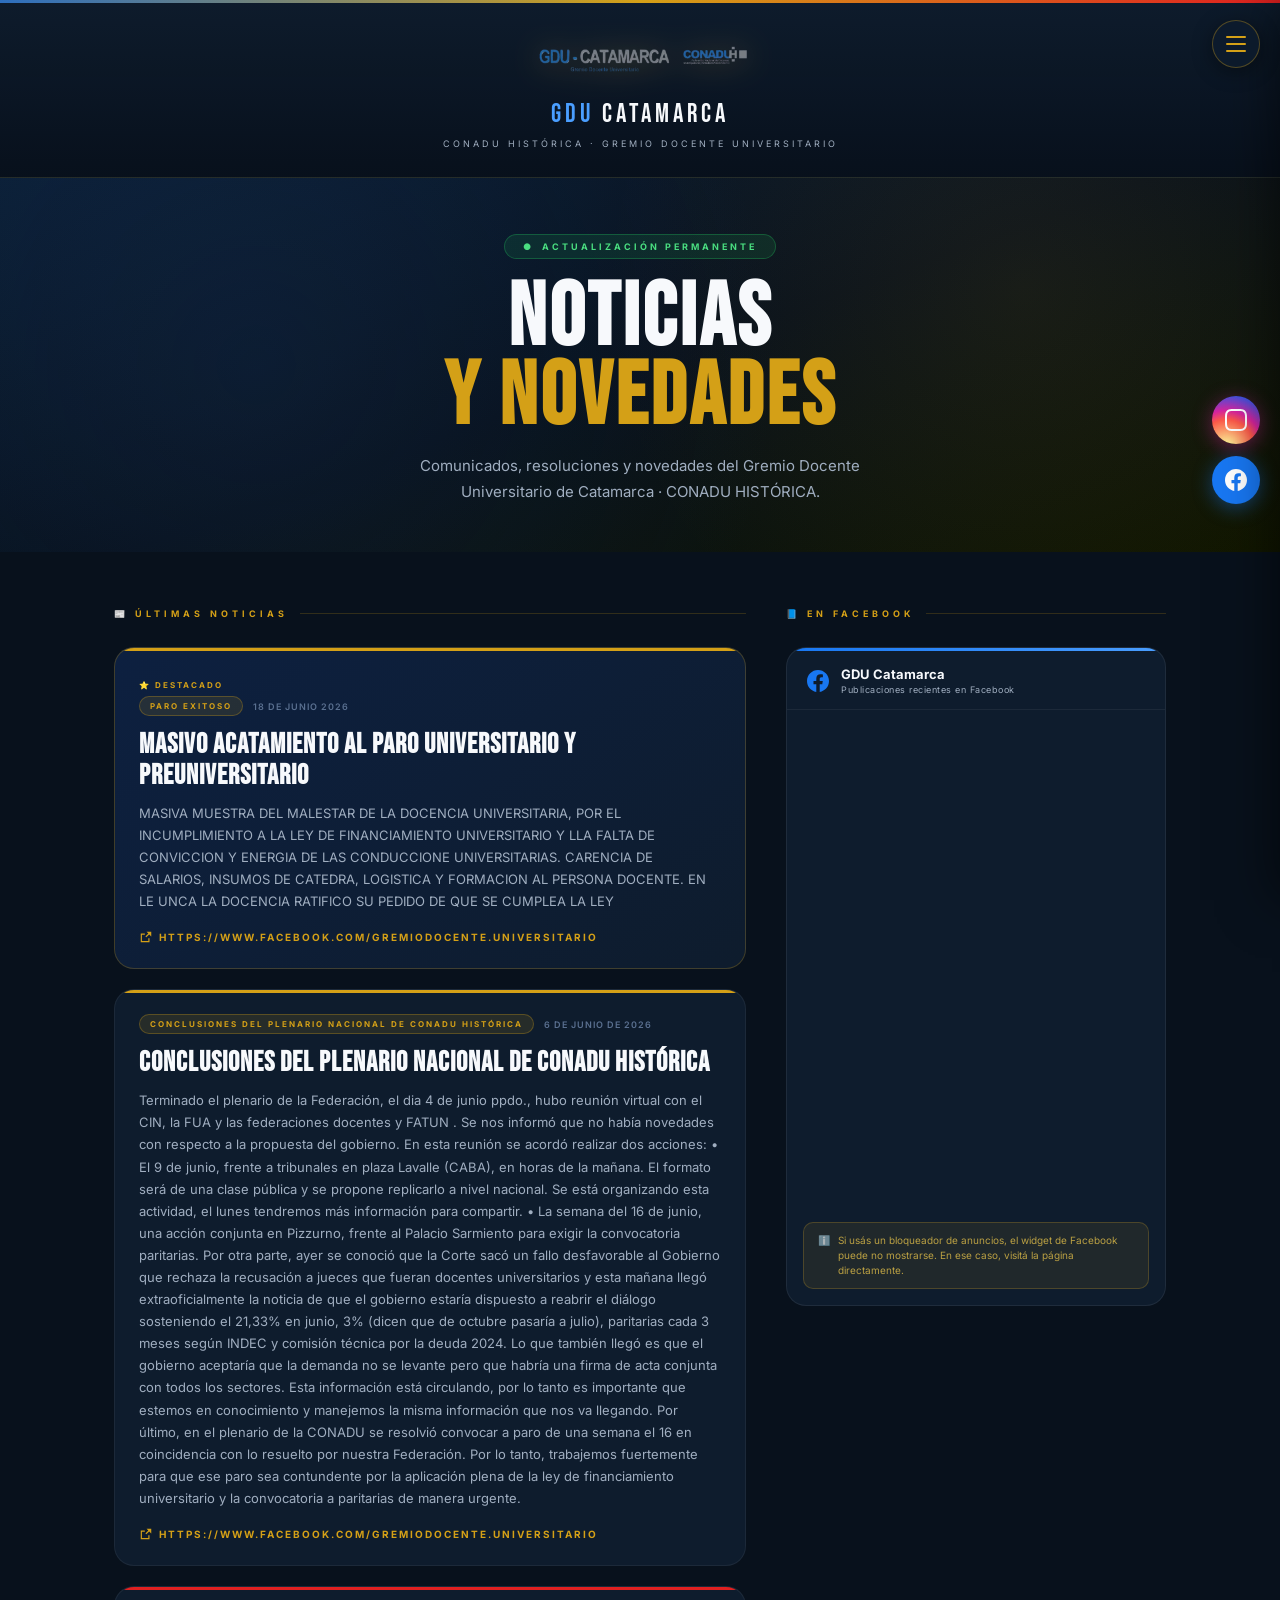
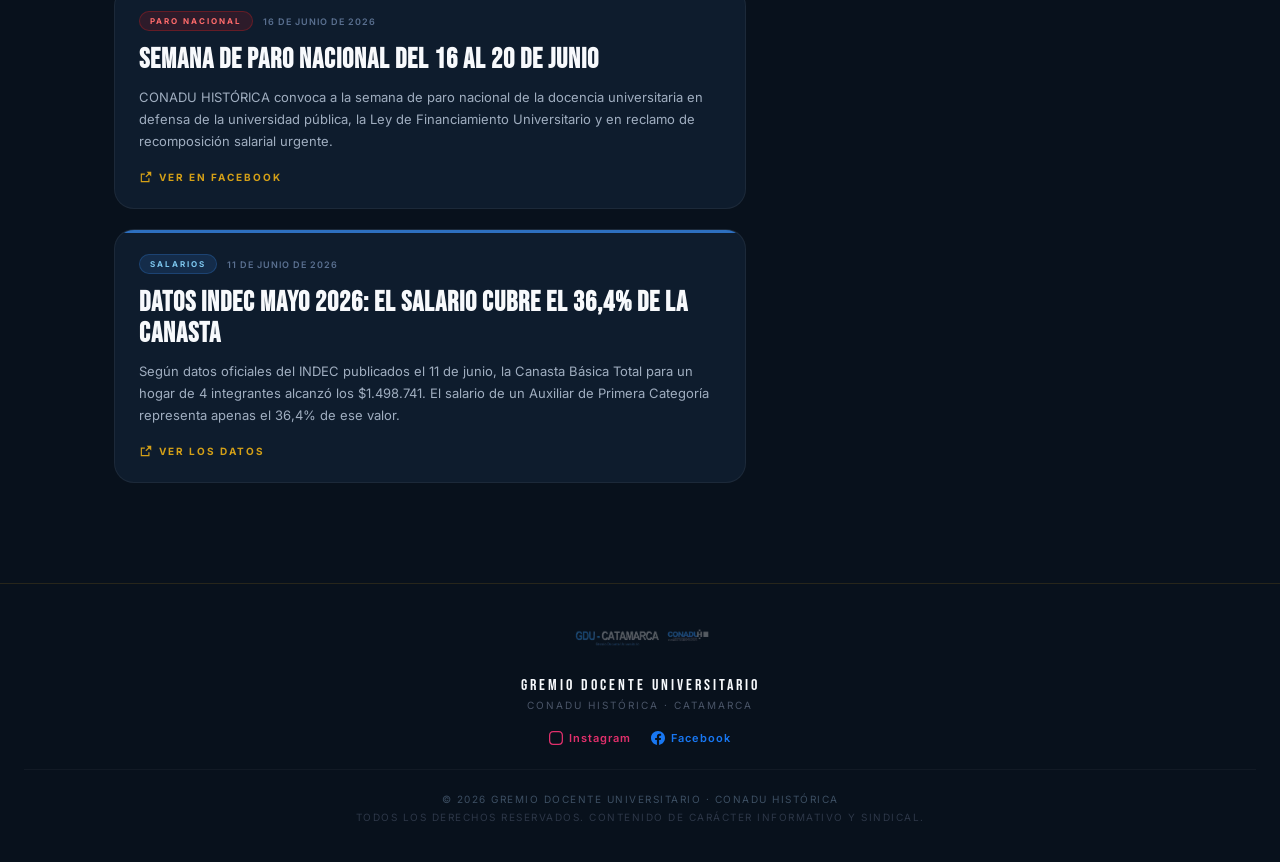
<file: noticias.html>
<!DOCTYPE html>
<html lang="es">
<head>
<meta charset="UTF-8">
<meta name="viewport" content="width=device-width, initial-scale=1.0">
<title>Noticias y Novedades Docentes | GDU Catamarca</title>

<style>
@import url('https://fonts.googleapis.com/css2?family=Bebas+Neue&family=Inter:wght@400;500;600;700;900&display=swap');

:root {
  --rojo:   #E02020;
  --rojo-d: #900C0C;
  --azul:   #1B3F72;
  --azul-c: #2D6FBF;
  --oro:    #D4A017;
  --bg:     #08111C;
  --bg2:    #0E1C2D;
  --gris:   #A0AEC0;
  --blanco: #F7F9FC;
}

*, *::before, *::after { box-sizing: border-box; margin: 0; padding: 0; }
html { scroll-behavior: smooth; }
body {
  background: var(--bg);
  color: var(--blanco);
  font-family: 'Inter', sans-serif;
  overflow-x: hidden;
  min-height: 100vh;
}

/* ══ LOADER ══ */
#loader {
  position: fixed; inset: 0;
  background: var(--bg); z-index: 9999;
  display: flex; flex-direction: column;
  align-items: center; justify-content: center;
  gap: 24px;
  transition: opacity 0.6s ease, visibility 0.6s ease;
}
#loader.hidden { opacity: 0; visibility: hidden; pointer-events: none; }
#loader img {
  width: min(240px, 70vw);
  mix-blend-mode: screen;
  filter: drop-shadow(0 0 32px rgba(212,160,23,0.55));
  animation: loaderPulse 1.8s ease-in-out infinite;
}
@keyframes loaderPulse {
  0%, 100% { opacity: 1; transform: scale(1); }
  50%       { opacity: 0.78; transform: scale(0.97); }
}
.loader-bar-wrap {
  width: min(280px, 70vw); height: 3px;
  background: rgba(255,255,255,0.08);
  border-radius: 99px; overflow: hidden;
}
.loader-bar {
  height: 100%; width: 0%;
  background: linear-gradient(90deg, var(--azul-c), var(--oro));
  border-radius: 99px;
  animation: loaderFill 1.2s cubic-bezier(0.22,1,0.36,1) 0.1s forwards;
}
@keyframes loaderFill { to { width: 100%; } }
.loader-txt {
  font-size: 10px; letter-spacing: 3px;
  color: var(--gris); text-transform: uppercase; font-weight: 600;
}

/* ══ NAV TOGGLE ══ */
.nav-toggle {
  position: fixed; top: 20px; right: 20px; z-index: 10000;
  width: 48px; height: 48px; border-radius: 50%;
  background: rgba(14,28,45,0.92);
  border: 1px solid rgba(212,160,23,0.35);
  backdrop-filter: blur(12px); -webkit-backdrop-filter: blur(12px);
  cursor: pointer; display: flex; flex-direction: column;
  align-items: center; justify-content: center; gap: 5px;
  transition: background 0.25s, border-color 0.25s,
              transform 0.3s cubic-bezier(0.34,1.56,0.64,1), box-shadow 0.25s;
  box-shadow: 0 4px 20px rgba(0,0,0,0.4); outline: none;
}
.nav-toggle:hover {
  background: rgba(27,63,114,0.95);
  border-color: rgba(212,160,23,0.7);
  box-shadow: 0 6px 28px rgba(212,160,23,0.25);
  transform: scale(1.08);
}
.nav-toggle.abierto {
  background: rgba(27,63,114,0.98);
  border-color: var(--oro);
  box-shadow: 0 6px 32px rgba(212,160,23,0.35);
}
.nav-toggle .ham-line {
  display: block; width: 20px; height: 2px;
  background: var(--oro); border-radius: 2px;
  transition: transform 0.35s cubic-bezier(0.34,1.56,0.64,1),
              opacity 0.25s ease, width 0.25s ease;
  transform-origin: center;
}
.nav-toggle.abierto .ham-line:nth-child(1) { transform: translateY(7px) rotate(45deg); }
.nav-toggle.abierto .ham-line:nth-child(2) { opacity: 0; width: 0; }
.nav-toggle.abierto .ham-line:nth-child(3) { transform: translateY(-7px) rotate(-45deg); }

/* ══ NAV PANEL ══ */
.nav-panel {
  position: fixed; top: 0; right: 0; z-index: 9998;
  width: min(320px, 88vw); height: 100dvh;
  background: linear-gradient(160deg, #0b1e35 0%, #08111C 60%, #0f1500 100%);
  border-left: 1px solid rgba(212,160,23,0.2);
  display: flex; flex-direction: column; padding: 88px 32px 40px;
  transform: translateX(100%);
  transition: transform 0.4s cubic-bezier(0.22,1,0.36,1);
  box-shadow: -8px 0 48px rgba(0,0,0,0.5); overflow-y: auto;
}
.nav-panel.abierto { transform: translateX(0); }
.nav-panel::before {
  content: ''; position: absolute; top: 0; left: 0; right: 0; height: 3px;
  background: linear-gradient(90deg, var(--azul-c), var(--oro));
}
.nav-panel-header { margin-bottom: 36px; padding-bottom: 24px; border-bottom: 1px solid rgba(212,160,23,0.15); }
.nav-panel-gdu { font-family: 'Bebas Neue', sans-serif; font-size: 18px; letter-spacing: 3px; color: var(--blanco); line-height: 1.2; }
.nav-panel-gdu span { color: #4A9EFF; }
.nav-panel-sub { font-size: 8px; letter-spacing: 2px; color: var(--gris); text-transform: uppercase; margin-top: 4px; }
.nav-section-label { font-size: 8px; font-weight: 700; letter-spacing: 3px; text-transform: uppercase; color: var(--oro); margin-bottom: 12px; margin-top: 8px; opacity: 0.8; }
.nav-items { display: flex; flex-direction: column; gap: 4px; flex: 1; }
.nav-item {
  display: flex; align-items: center; gap: 14px;
  padding: 14px 16px; border-radius: 12px; text-decoration: none;
  color: var(--blanco); font-size: 13px; font-weight: 600;
  transition: background 0.2s, transform 0.2s cubic-bezier(0.34,1.56,0.64,1), color 0.2s, box-shadow 0.2s;
  position: relative; overflow: hidden; cursor: pointer; border: 1px solid transparent;
}
.nav-item::before {
  content: ''; position: absolute; left: 0; top: 0; bottom: 0;
  width: 3px; border-radius: 3px 0 0 3px; background: var(--oro);
  transform: scaleY(0); transition: transform 0.25s cubic-bezier(0.34,1.56,0.64,1);
}
.nav-item:hover { background: rgba(212,160,23,0.08); border-color: rgba(212,160,23,0.2); transform: translateX(4px); color: var(--oro); }
.nav-item:hover::before { transform: scaleY(1); }
.nav-item-icon { width: 36px; height: 36px; border-radius: 10px; display: flex; align-items: center; justify-content: center; font-size: 16px; flex-shrink: 0; }
.nav-item-icon.ic-home    { background: rgba(212,160,23,0.15); }
.nav-item-icon.ic-datos   { background: rgba(224,32,32,0.15); }
.nav-item-icon.ic-calc    { background: rgba(27,63,114,0.3); }
.nav-item-icon.ic-noticias{ background: rgba(34,197,94,0.15); }
.nav-item-icon.ic-ext     { background: rgba(74,158,255,0.15); }
.nav-item-text { display: flex; flex-direction: column; gap: 2px; }
.nav-item-title { font-size: 13px; font-weight: 700; line-height: 1.2; }
.nav-item-desc { font-size: 9px; font-weight: 500; letter-spacing: 0.5px; color: var(--gris); transition: color 0.2s; }
.nav-item:hover .nav-item-desc { color: rgba(212,160,23,0.7); }
.nav-item-arrow { margin-left: auto; font-size: 10px; opacity: 0.4; transition: opacity 0.2s, transform 0.2s; flex-shrink: 0; }
.nav-item:hover .nav-item-arrow { opacity: 1; transform: translateX(3px); }
.nav-divider { height: 1px; background: rgba(255,255,255,0.06); margin: 16px 0; }
.nav-panel-footer { margin-top: 24px; padding-top: 20px; border-top: 1px solid rgba(255,255,255,0.06); font-size: 9px; color: #3D4F63; letter-spacing: 1.5px; text-transform: uppercase; text-align: center; line-height: 1.8; }
.nav-overlay { position: fixed; inset: 0; z-index: 9997; background: rgba(8,17,28,0.6); backdrop-filter: blur(3px); opacity: 0; pointer-events: none; transition: opacity 0.35s ease; }
.nav-overlay.visible { opacity: 1; pointer-events: all; }

/* ══ SOCIAL FLOAT ══ */
.social-float { position: fixed; right: 20px; top: 50%; transform: translateY(-50%); z-index: 999; display: flex; flex-direction: column; gap: 12px; }
.social-btn { width: 48px; height: 48px; border-radius: 50%; display: flex; align-items: center; justify-content: center; text-decoration: none; transition: transform 0.25s cubic-bezier(0.34,1.56,0.64,1), box-shadow 0.25s; position: relative; }
.social-btn svg { width: 22px; height: 22px; fill: white; display: block; }
.social-btn:hover { transform: scale(1.18); }
.social-btn.ig { background: radial-gradient(circle at 30% 107%, #fdf497 0%, #fdf497 5%, #fd5949 45%, #d6249f 60%, #285AEB 90%); box-shadow: 0 4px 20px rgba(214,36,159,0.45); }
.social-btn.fb { background: #1877F2; box-shadow: 0 4px 20px rgba(24,119,242,0.45); }
.social-btn::before { content: attr(data-tip); position: absolute; right: 58px; background: rgba(0,0,0,0.75); color: #fff; font-size: 11px; font-weight: 600; white-space: nowrap; padding: 5px 10px; border-radius: 6px; opacity: 0; pointer-events: none; transition: opacity 0.2s; }
.social-btn:hover::before { opacity: 1; }

/* ══ HEADER / LOGO ══ */
.site-header {
  position: relative;
  padding: 32px 24px 28px;
  display: flex;
  align-items: center;
  justify-content: center;
  border-bottom: 1px solid rgba(212,160,23,0.12);
  background: linear-gradient(180deg, rgba(14,28,45,0.98) 0%, rgba(8,17,28,0.95) 100%);
  backdrop-filter: blur(8px);
  z-index: 100;
}
.site-header::before {
  content: ''; position: absolute; top: 0; left: 0; right: 0; height: 3px;
  background: linear-gradient(90deg, var(--azul-c), var(--oro), var(--rojo));
}
.header-inner {
  display: flex;
  flex-direction: column;
  align-items: center;
  gap: 10px;
  text-align: center;
}
.header-logo img {
  height: 56px;
  width: auto;
  mix-blend-mode: screen;
  filter: drop-shadow(0 2px 14px rgba(212,160,23,0.35));
}
.header-nombre {
  font-family: 'Bebas Neue', sans-serif;
  font-size: clamp(18px, 4vw, 26px);
  letter-spacing: 4px;
  color: var(--blanco);
  line-height: 1;
}
.header-nombre span { color: #4A9EFF; }
.header-sub {
  font-size: 9px;
  letter-spacing: 3px;
  color: var(--gris);
  text-transform: uppercase;
}

/* ══ HERO NOTICIAS ══ */
.noticias-hero {
  padding: 56px 24px 48px;
  text-align: center;
  position: relative;
  overflow: hidden;
  background: linear-gradient(160deg, #0b1e35 0%, #08111C 50%, #0f1500 100%);
}
.noticias-hero::before {
  content: ''; position: absolute; inset: 0;
  background-image:
    radial-gradient(circle at 20% 50%, rgba(27,63,114,0.18) 0%, transparent 50%),
    radial-gradient(circle at 80% 30%, rgba(212,160,23,0.08) 0%, transparent 40%);
}
.noticias-hero-inner { position: relative; z-index: 1; max-width: 640px; margin: 0 auto; }
.noticias-kicker {
  display: inline-flex; align-items: center; gap: 8px;
  background: rgba(34,197,94,0.12); border: 1px solid rgba(34,197,94,0.3);
  color: #4ADE80; font-size: 9px; font-weight: 700; letter-spacing: 3px;
  text-transform: uppercase; padding: 6px 18px; border-radius: 40px;
  margin-bottom: 20px;
}
.noticias-kicker::before { content: '●'; animation: blink 1.5s ease-in-out infinite; }
@keyframes blink { 0%,100%{opacity:1} 50%{opacity:0.2} }
.noticias-title {
  font-family: 'Bebas Neue', sans-serif;
  font-size: clamp(48px, 12vw, 88px);
  line-height: 0.9;
  letter-spacing: 3px;
  color: var(--blanco);
  margin-bottom: 16px;
}
.noticias-title span { color: var(--oro); display: block; }
.noticias-desc {
  font-size: clamp(13px, 2vw, 15px);
  color: var(--gris);
  line-height: 1.7;
  max-width: 480px;
  margin: 0 auto;
}

/* ══ CONTENIDO PRINCIPAL ══ */
.noticias-main {
  max-width: 1100px;
  margin: 0 auto;
  padding: 56px 24px 80px;
  display: grid;
  grid-template-columns: 1fr 380px;
  gap: 40px;
  align-items: start;
}

/* ══ COLUMNA IZQUIERDA: NOTICIAS MANUALES ══ */
.col-noticias { min-width: 0; }
.col-label {
  font-size: 9px; font-weight: 700; letter-spacing: 4px;
  text-transform: uppercase; color: var(--oro);
  margin-bottom: 28px; display: flex; align-items: center; gap: 12px;
}
.col-label::after { content: ''; flex: 1; height: 1px; background: rgba(212,160,23,0.2); }

/* Tarjetas de noticias */
.noticia-card {
  background: var(--bg2);
  border: 1px solid rgba(255,255,255,0.06);
  border-radius: 20px;
  overflow: hidden;
  margin-bottom: 20px;
  transition: transform 0.25s cubic-bezier(0.34,1.56,0.64,1), box-shadow 0.25s, border-color 0.25s;
  position: relative;
}
.noticia-card::before {
  content: ''; position: absolute; top: 0; left: 0; right: 0; height: 3px;
  border-radius: 20px 20px 0 0;
}
.noticia-card.tipo-paro::before    { background: var(--rojo); }
.noticia-card.tipo-salario::before { background: var(--azul-c); }
.noticia-card.tipo-general::before { background: var(--oro); }
.noticia-card.tipo-logro::before   { background: #22C55E; }
.noticia-card:hover {
  transform: translateY(-4px);
  box-shadow: 0 16px 40px rgba(0,0,0,0.35);
  border-color: rgba(212,160,23,0.2);
}
.noticia-card-inner { padding: 24px 24px 20px; }
.noticia-meta {
  display: flex; align-items: center; gap: 10px;
  margin-bottom: 14px; flex-wrap: wrap;
}
.noticia-tag {
  font-size: 8px; font-weight: 700; letter-spacing: 2px;
  text-transform: uppercase; padding: 4px 10px; border-radius: 20px;
}
.noticia-tag.paro    { background: rgba(224,32,32,0.15); color: #FF6B6B; border: 1px solid rgba(224,32,32,0.3); }
.noticia-tag.salario { background: rgba(45,111,191,0.2); color: #7EC8F0; border: 1px solid rgba(45,111,191,0.35); }
.noticia-tag.general { background: rgba(212,160,23,0.12); color: var(--oro); border: 1px solid rgba(212,160,23,0.3); }
.noticia-tag.logro   { background: rgba(34,197,94,0.12); color: #4ADE80; border: 1px solid rgba(34,197,94,0.3); }
.noticia-fecha {
  font-size: 9px; color: #5A7090; letter-spacing: 1px;
  font-weight: 600; text-transform: uppercase;
}
.noticia-titulo {
  font-family: 'Bebas Neue', sans-serif;
  font-size: clamp(20px, 3vw, 28px);
  letter-spacing: 1px;
  color: var(--blanco);
  line-height: 1.1;
  margin-bottom: 10px;
}
.noticia-texto {
  font-size: 13px;
  color: var(--gris);
  line-height: 1.7;
  margin-bottom: 16px;
}
.noticia-link {
  display: inline-flex; align-items: center; gap: 6px;
  font-size: 10px; font-weight: 700; letter-spacing: 2px;
  text-transform: uppercase; color: var(--oro);
  text-decoration: none; transition: gap 0.2s;
}
.noticia-link:hover { gap: 10px; }
.noticia-link svg { width: 14px; height: 14px; fill: currentColor; }

/* Noticia destacada */
.noticia-card.destacada {
  border-color: rgba(212,160,23,0.25);
  background: linear-gradient(145deg, #0d2040, #0e1c2d);
}
.noticia-destacada-badge {
  display: inline-flex; align-items: center; gap: 6px;
  font-size: 8px; font-weight: 700; letter-spacing: 2px;
  text-transform: uppercase; color: var(--oro);
  margin-bottom: 6px;
}

/* ══ COLUMNA DERECHA: FACEBOOK EMBED ══ */
.col-facebook { position: sticky; top: 24px; }
.fb-embed-wrap {
  background: var(--bg2);
  border: 1px solid rgba(255,255,255,0.07);
  border-radius: 20px;
  overflow: hidden;
  position: relative;
}
.fb-embed-wrap::before {
  content: ''; position: absolute; top: 0; left: 0; right: 0; height: 3px;
  background: linear-gradient(90deg, #1877F2, #4A9EFF);
}
.fb-embed-header {
  display: flex; align-items: center; gap: 12px;
  padding: 18px 20px 14px;
  border-bottom: 1px solid rgba(255,255,255,0.06);
}
.fb-embed-header svg { width: 22px; height: 22px; fill: #1877F2; flex-shrink: 0; }
.fb-embed-header-text { display: flex; flex-direction: column; gap: 2px; }
.fb-embed-header-title { font-size: 13px; font-weight: 700; color: var(--blanco); }
.fb-embed-header-sub { font-size: 9px; color: var(--gris); letter-spacing: 0.5px; }
.fb-embed-container {
  padding: 16px;
  display: flex;
  justify-content: center;
  min-height: 500px;
  align-items: flex-start;
}

/* Fallback si FB no carga */
.fb-fallback {
  display: none;
  padding: 28px 20px;
  text-align: center;
}
.fb-fallback.visible { display: block; }
.fb-fallback-icon { font-size: 36px; margin-bottom: 12px; }
.fb-fallback-text { font-size: 12px; color: var(--gris); line-height: 1.6; margin-bottom: 16px; }
.fb-fallback-btn {
  display: inline-flex; align-items: center; gap: 8px;
  background: #1877F2; color: white; text-decoration: none;
  font-size: 11px; font-weight: 700; letter-spacing: 1px;
  padding: 12px 20px; border-radius: 10px;
  transition: filter 0.2s, transform 0.2s;
}
.fb-fallback-btn:hover { filter: brightness(1.15); transform: translateY(-2px); }
.fb-fallback-btn svg { width: 16px; height: 16px; fill: white; }

/* Aviso bloqueador */
.fb-blocker-notice {
  margin: 12px 16px 16px;
  background: rgba(251,191,36,0.08);
  border: 1px solid rgba(251,191,36,0.2);
  border-radius: 10px;
  padding: 10px 14px;
  font-size: 10px;
  color: #FCD34D;
  line-height: 1.5;
  display: flex; gap: 8px; align-items: flex-start;
}
.fb-blocker-notice span { opacity: 0.7; }

/* ══ CARGA MÁS ══ */
.load-more-wrap {
  text-align: center;
  margin-top: 8px;
  padding-bottom: 8px;
}
.btn-load-more {
  display: inline-flex; align-items: center; gap: 8px;
  background: rgba(255,255,255,0.04);
  border: 1px solid rgba(255,255,255,0.1);
  color: var(--gris); font-family: 'Inter', sans-serif;
  font-size: 11px; font-weight: 700; letter-spacing: 2px;
  text-transform: uppercase; padding: 12px 24px; border-radius: 10px;
  cursor: pointer; transition: background 0.2s, border-color 0.2s, color 0.2s;
}
.btn-load-more:hover {
  background: rgba(212,160,23,0.08);
  border-color: rgba(212,160,23,0.3);
  color: var(--oro);
}

/* ══ FOOTER ══ */
footer {
  border-top: 1px solid rgba(212,160,23,0.15);
  padding: 36px 24px;
  text-align: center;
  background: var(--bg);
}
.footer-logo { display: flex; justify-content: center; margin-bottom: 20px; }
.footer-logo img { height: 36px; width: auto; mix-blend-mode: screen; opacity: 0.7; }
.footer-nombre { font-family: 'Bebas Neue', sans-serif; font-size: 16px; letter-spacing: 3px; color: var(--blanco); margin-bottom: 4px; }
.footer-sub { font-size: 10px; letter-spacing: 2px; color: #4A5568; text-transform: uppercase; margin-bottom: 20px; }
.footer-links { display: flex; justify-content: center; gap: 20px; margin-bottom: 24px; flex-wrap: wrap; }
.footer-links a { display: flex; align-items: center; gap: 6px; text-decoration: none; font-size: 11px; font-weight: 600; letter-spacing: 1px; transition: opacity 0.2s; }
.footer-links a:hover { opacity: 0.75; }
.footer-links a.ig { color: #E1306C; }
.footer-links a.fb { color: #1877F2; }
.footer-links svg { width: 14px; height: 14px; fill: currentColor; }
.footer-copy { font-size: 10px; color: #2D3748; letter-spacing: 1.5px; text-transform: uppercase; line-height: 1.8; border-top: 1px solid rgba(255,255,255,0.04); padding-top: 20px; margin-top: 4px; }
.footer-copy span { color: #3D4F63; }

/* ══ REVEAL ══ */
.reveal { opacity: 0; transform: translateY(24px); transition: opacity 0.6s ease, transform 0.6s ease; }
.reveal.visible { opacity: 1; transform: none; }

/* ══ RESPONSIVE ══ */
@media (max-width: 860px) {
  .noticias-main {
    grid-template-columns: 1fr;
    gap: 48px;
  }
  .col-facebook { position: static; }
}
@media (max-width: 640px) {
  .nav-toggle { top: 16px; right: 16px; }
  .social-float { right: unset; top: unset; bottom: 20px; left: 50%; transform: translateX(-50%); flex-direction: row; }
  .social-btn::before { display: none; }
  .noticias-main { padding: 40px 16px 100px; }
  .noticia-card-inner { padding: 20px 16px 16px; }
  footer { padding-bottom: 90px; }
  .footer-links { flex-direction: column; align-items: center; gap: 12px; }
}

@media (prefers-reduced-motion: reduce) {
  .reveal { opacity: 1; transform: none; }
  #loader { display: none; }
}
</style>

<!-- SEO y redes sociales · GDU Catamarca -->
<meta name="description" content="Noticias, comunicados y novedades sobre salarios, derechos laborales y actualidad universitaria de GDU Catamarca.">
<meta name="author" content="GDU Catamarca">
<meta name="robots" content="index, follow">
<link rel="canonical" href="https://gducatamarca.com.ar/noticias.html">
<meta property="og:type" content="website">
<meta property="og:site_name" content="GDU Catamarca">
<meta property="og:locale" content="es_AR">
<meta property="og:title" content="Noticias del GDU Catamarca">
<meta property="og:description" content="Noticias, comunicados y novedades sobre salarios, derechos laborales y actualidad universitaria de GDU Catamarca.">
<meta property="og:url" content="https://gducatamarca.com.ar/noticias.html">
<meta property="og:image" content="https://gducatamarca.com.ar/logo-gdu.png">
<meta property="og:image:alt" content="Identidad visual de GDU Catamarca">
<meta name="twitter:card" content="summary">
<meta name="twitter:title" content="Noticias del GDU Catamarca">
<meta name="twitter:description" content="Noticias, comunicados y novedades sobre salarios, derechos laborales y actualidad universitaria de GDU Catamarca.">
<meta name="twitter:image" content="https://gducatamarca.com.ar/logo-gdu.png">
<script type="application/ld+json">{"@context":"https://schema.org","@type":"CollectionPage","@id":"https://gducatamarca.com.ar/noticias.html#pagina","url":"https://gducatamarca.com.ar/noticias.html","name":"Noticias y Novedades Docentes | GDU Catamarca","description":"Noticias, comunicados y novedades sobre salarios, derechos laborales y actualidad universitaria de GDU Catamarca.","inLanguage":"es-AR","isPartOf":{"@id":"https://gducatamarca.com.ar/#sitio"}}</script>
</head>
<body>

<!-- ══ LOADER ══ -->
<div id="loader">
  <img src="logo-gdu.png" alt="GDU Catamarca">
  <div class="loader-bar-wrap"><div class="loader-bar"></div></div>
  <div class="loader-txt">Cargando noticias</div>
</div>

<!-- ══ OVERLAY ══ -->
<div class="nav-overlay" id="nav-overlay" onclick="cerrarNav()" aria-hidden="true"></div>

<!-- ══ BOTÓN HAMBURGUESA ══ -->
<button
  class="nav-toggle" id="nav-toggle"
  onclick="toggleNav()"
  aria-label="Abrir menú"
  aria-expanded="false"
  aria-controls="nav-panel"
>
  <span class="ham-line"></span>
  <span class="ham-line"></span>
  <span class="ham-line"></span>
</button>

<!-- ══ PANEL NAVEGACIÓN ══ -->
<nav class="nav-panel" id="nav-panel" aria-label="Menú principal" aria-hidden="true">
  <div class="nav-panel-header">
    <div class="nav-panel-gdu"><span>GDU</span> CATAMARCA</div>
    <div class="nav-panel-sub">CONADU HISTÓRICA</div>
  </div>
  <div class="nav-section-label">Navegación</div>
  <div class="nav-items">
    <a class="nav-item" href="index.html" onclick="cerrarNav()">
      <div class="nav-item-icon ic-home">🏠</div>
      <div class="nav-item-text">
        <span class="nav-item-title">Inicio</span>
        <span class="nav-item-desc">Datos salariales y calculadora</span>
      </div>
      <span class="nav-item-arrow">›</span>
    </a>
    <a class="nav-item" href="index.html#datos" onclick="cerrarNav()">
      <div class="nav-item-icon ic-datos">📊</div>
      <div class="nav-item-text">
        <span class="nav-item-title">Datos salariales</span>
        <span class="nav-item-desc">Salario vs línea de pobreza</span>
      </div>
      <span class="nav-item-arrow">›</span>
    </a>
    <a class="nav-item" href="index.html#calculadora" onclick="cerrarNav()">
      <div class="nav-item-icon ic-calc">🧮</div>
      <div class="nav-item-text">
        <span class="nav-item-title">Calculadora de Salarios</span>
        <span class="nav-item-desc">Universitario y preuniversitario</span>
      </div>
      <span class="nav-item-arrow">›</span>
    </a>
    <a class="nav-item" href="noticias.html" onclick="cerrarNav()">
      <div class="nav-item-icon ic-noticias">📰</div>
      <div class="nav-item-text">
        <span class="nav-item-title">Noticias</span>
        <span class="nav-item-desc">Novedades y comunicados</span>
      </div>
      <span class="nav-item-arrow">›</span>
    </a>
    <div class="nav-divider"></div>
    <a class="nav-item" href="https://gducatamarca.github.io/canasta-sueldo/autoridades.html" target="_blank" rel="noopener noreferrer" onclick="cerrarNav()">
      <div class="nav-item-icon ic-ext">👥</div>
      <div class="nav-item-text">
        <span class="nav-item-title">Autoridades</span>
        <span class="nav-item-desc">Conducción GDU Catamarca</span>
      </div>
      <span class="nav-item-arrow">↗</span>
    </a>
  </div>
  <div class="nav-panel-footer">
    GDU Catamarca · CONADU HISTÓRICA<br>
    © 2026 · Todos los derechos reservados
  </div>
</nav>

<!-- ══ SOCIAL FLOAT ══ -->
<div class="social-float" aria-label="Redes sociales">
  <a class="social-btn ig" href="https://www.instagram.com/gducatamarca/" target="_blank" rel="noopener noreferrer" data-tip="Instagram" aria-label="Instagram">
    <svg viewBox="0 0 24 24"><path d="M12 2.163c3.204 0 3.584.012 4.85.07 3.252.148 4.771 1.691 4.919 4.919.058 1.265.069 1.645.069 4.849 0 3.205-.012 3.584-.069 4.849-.149 3.225-1.664 4.771-4.919 4.919-1.266.058-1.644.07-4.85.07-3.204 0-3.584-.012-4.849-.07-3.26-.149-4.771-1.699-4.919-4.92-.058-1.265-.07-1.644-.07-4.849 0-3.204.013-3.583.07-4.849.149-3.227 1.664-4.771 4.919-4.919 1.266-.057 1.645-.069 4.849-.069zm0-2.163c-3.259 0-3.667.014-4.947.072-4.358.2-6.78 2.618-6.98 6.98-.059 1.281-.073 1.689-.073 4.948 0 3.259.014 3.668.072 4.948.2 4.358 2.618 6.78 6.98 6.98 1.281.058 1.689.072 4.948.072 3.259 0 3.668-.014 4.948-.072 4.354-.2 6.782-2.618 6.979-6.98.059-1.28.073-1.689.073-4.948 0-3.259-.014-3.667-.072-4.947-.196-4.354-2.617-6.78-6.979-6.98-1.281-.059-1.69-.073-4.949-.073z"/></svg>
  </a>
  <a class="social-btn fb" href="https://www.facebook.com/gremiodocente.universitario" target="_blank" rel="noopener noreferrer" data-tip="Facebook" aria-label="Facebook">
    <svg viewBox="0 0 24 24"><path d="M24 12.073c0-6.627-5.373-12-12-12s-12 5.373-12 12c0 5.99 4.388 10.954 10.125 11.854v-8.385H7.078v-3.47h3.047V9.43c0-3.007 1.792-4.669 4.533-4.669 1.312 0 2.686.235 2.686.235v2.953H15.83c-1.491 0-1.956.925-1.956 1.874v2.25h3.328l-.532 3.47h-2.796v8.385C19.612 23.027 24 18.062 24 12.073z"/></svg>
  </a>
</div>

<!-- ══ HEADER ══ -->
<header class="site-header">
  <div class="header-inner">
    <div class="header-logo">
      <a href="index.html"><img src="logo-gdu.png" alt="GDU Catamarca · CONADU HISTÓRICA"></a>
    </div>
    <div class="header-nombre"><span>GDU</span> CATAMARCA</div>
    <div class="header-sub">CONADU HISTÓRICA · Gremio Docente Universitario</div>
  </div>
</header>

<!-- ══ HERO ══ -->
<section class="noticias-hero">
  <div class="noticias-hero-inner">
    <div class="noticias-kicker">ACTUALIZACIÓN PERMANENTE</div>
    <h1 class="noticias-title">
      NOTICIAS
      <span>Y NOVEDADES</span>
    </h1>
    <p class="noticias-desc">
      Comunicados, resoluciones y novedades del Gremio Docente Universitario de Catamarca · CONADU HISTÓRICA.
    </p>
  </div>
</section>

<!-- ══ CONTENIDO PRINCIPAL ══ -->
<main class="noticias-main">

  <!-- COLUMNA IZQUIERDA: noticias manuales desde JSON -->
  <div class="col-noticias">
    <div class="col-label">📰 ÚLTIMAS NOTICIAS</div>
    <div id="noticias-container">
      <!-- Las noticias se insertan desde noticias.json -->
      <div style="text-align:center;padding:40px;color:var(--gris);font-size:13px;">
        Cargando noticias...
      </div>
    </div>
    <div class="load-more-wrap" id="load-more-wrap" style="display:none">
      <button class="btn-load-more" onclick="cargarMas()">
        <svg width="14" height="14" viewBox="0 0 24 24" fill="currentColor"><path d="M19 13h-6v6h-2v-6H5v-2h6V5h2v6h6v2z"/></svg>
        Ver más noticias
      </button>
    </div>
  </div>

  <!-- COLUMNA DERECHA: Facebook Page Plugin -->
  <div class="col-facebook reveal">
    <div class="col-label">📘 EN FACEBOOK</div>
    <div class="fb-embed-wrap">
      <div class="fb-embed-header">
        <svg viewBox="0 0 24 24"><path d="M24 12.073c0-6.627-5.373-12-12-12s-12 5.373-12 12c0 5.99 4.388 10.954 10.125 11.854v-8.385H7.078v-3.47h3.047V9.43c0-3.007 1.792-4.669 4.533-4.669 1.312 0 2.686.235 2.686.235v2.953H15.83c-1.491 0-1.956.925-1.956 1.874v2.25h3.328l-.532 3.47h-2.796v8.385C19.612 23.027 24 18.062 24 12.073z"/></svg>
        <div class="fb-embed-header-text">
          <div class="fb-embed-header-title">GDU Catamarca</div>
          <div class="fb-embed-header-sub">Publicaciones recientes en Facebook</div>
        </div>
      </div>

      <!-- Facebook Page Plugin oficial -->
      <div class="fb-embed-container" id="fb-embed-container">
        <div
          class="fb-page"
          data-href="https://www.facebook.com/gremiodocente.universitario"
          data-tabs="timeline"
          data-width="348"
          data-height="600"
          data-small-header="true"
          data-adapt-container-width="true"
          data-hide-cover="false"
          data-show-facepile="false"
        ></div>
      </div>

      <!-- Aviso bloqueador de anuncios -->
      <div class="fb-blocker-notice">
        <span>ℹ️</span>
        <span>Si usás un bloqueador de anuncios, el widget de Facebook puede no mostrarse. En ese caso, visitá la página directamente.</span>
      </div>

      <!-- Fallback si FB no carga -->
      <div class="fb-fallback" id="fb-fallback">
        <div class="fb-fallback-icon">📘</div>
        <p class="fb-fallback-text">
          El widget de Facebook no pudo cargarse.<br>
          Puede deberse a un bloqueador de anuncios o configuración del navegador.
        </p>
        <a class="fb-fallback-btn" href="https://www.facebook.com/gremiodocente.universitario" target="_blank" rel="noopener noreferrer">
          <svg viewBox="0 0 24 24"><path d="M24 12.073c0-6.627-5.373-12-12-12s-12 5.373-12 12c0 5.99 4.388 10.954 10.125 11.854v-8.385H7.078v-3.47h3.047V9.43c0-3.007 1.792-4.669 4.533-4.669 1.312 0 2.686.235 2.686.235v2.953H15.83c-1.491 0-1.956.925-1.956 1.874v2.25h3.328l-.532 3.47h-2.796v8.385C19.612 23.027 24 18.062 24 12.073z"/></svg>
          Ver en Facebook
        </a>
      </div>
    </div>
  </div>

</main>

<!-- ══ FOOTER ══ -->
<footer>
  <div class="footer-logo"><img src="logo-gdu.png" alt="GDU Catamarca"></div>
  <div class="footer-nombre">Gremio Docente Universitario</div>
  <div class="footer-sub">CONADU HISTÓRICA · Catamarca</div>
  <div class="footer-links">
    <a href="https://www.instagram.com/gducatamarca/" target="_blank" rel="noopener" class="ig">
      <svg viewBox="0 0 24 24"><path d="M12 2.163c3.204 0 3.584.012 4.85.07 3.252.148 4.771 1.691 4.919 4.919.058 1.265.069 1.645.069 4.849 0 3.205-.012 3.584-.069 4.849-.149 3.225-1.664 4.771-4.919 4.919-1.266.058-1.644.07-4.85.07-3.204 0-3.584-.012-4.849-.07-3.26-.149-4.771-1.699-4.919-4.92-.058-1.265-.07-1.644-.07-4.849 0-3.204.013-3.583.07-4.849.149-3.227 1.664-4.771 4.919-4.919 1.266-.057 1.645-.069 4.849-.069zm0-2.163c-3.259 0-3.667.014-4.947.072-4.358.2-6.78 2.618-6.98 6.98-.059 1.281-.073 1.689-.073 4.948 0 3.259.014 3.668.072 4.948.2 4.358 2.618 6.78 6.98 6.98 1.281.058 1.689.072 4.948.072 3.259 0 3.668-.014 4.948-.072 4.354-.2 6.782-2.618 6.979-6.98.059-1.28.073-1.689.073-4.948 0-3.259-.014-3.667-.072-4.947-.196-4.354-2.617-6.78-6.979-6.98-1.281-.059-1.69-.073-4.949-.073z"/></svg>
      Instagram
    </a>
    <a href="https://www.facebook.com/gremiodocente.universitario" target="_blank" rel="noopener" class="fb">
      <svg viewBox="0 0 24 24"><path d="M24 12.073c0-6.627-5.373-12-12-12s-12 5.373-12 12c0 5.99 4.388 10.954 10.125 11.854v-8.385H7.078v-3.47h3.047V9.43c0-3.007 1.792-4.669 4.533-4.669 1.312 0 2.686.235 2.686.235v2.953H15.83c-1.491 0-1.956.925-1.956 1.874v2.25h3.328l-.532 3.47h-2.796v8.385C19.612 23.027 24 18.062 24 12.073z"/></svg>
      Facebook
    </a>
  </div>
  <div class="footer-copy">
    <span>© 2026 Gremio Docente Universitario · CONADU HISTÓRICA</span><br>
    Todos los derechos reservados. Contenido de carácter informativo y sindical.
  </div>
</footer>

<!-- ══ SDK DE FACEBOOK ══ -->
<div id="fb-root"></div>
<script>
window.fbAsyncInit = function() {
  FB.init({ xfbml: true, version: 'v19.0' });
  // Verificar si el plugin cargó correctamente
  setTimeout(verificarFB, 3500);
};
(function(d, s, id) {
  var js, fjs = d.getElementsByTagName(s)[0];
  if (d.getElementById(id)) return;
  js = d.createElement(s); js.id = id;
  js.src = 'https://connect.facebook.net/es_LA/sdk.js#xfbml=1&version=v19.0';
  fjs.parentNode.insertBefore(js, fjs);
}(document, 'script', 'facebook-jssdk'));

function verificarFB() {
  const fbPage = document.querySelector('.fb-page');
  const fbRendered = fbPage && fbPage.querySelector('iframe');
  if (!fbRendered) {
    document.getElementById('fb-fallback').classList.add('visible');
  }
}
</script>

<script>
/* ════════════════════════════
   MENÚ
════════════════════════════ */
function toggleNav() {
  const toggle  = document.getElementById('nav-toggle');
  const panel   = document.getElementById('nav-panel');
  const overlay = document.getElementById('nav-overlay');
  const abierto = toggle.classList.toggle('abierto');
  panel.classList.toggle('abierto', abierto);
  overlay.classList.toggle('visible', abierto);
  toggle.setAttribute('aria-expanded', abierto);
  panel.setAttribute('aria-hidden', !abierto);
  document.body.style.overflow = abierto ? 'hidden' : '';
}
function cerrarNav() {
  const toggle  = document.getElementById('nav-toggle');
  const panel   = document.getElementById('nav-panel');
  const overlay = document.getElementById('nav-overlay');
  toggle.classList.remove('abierto');
  panel.classList.remove('abierto');
  overlay.classList.remove('visible');
  toggle.setAttribute('aria-expanded', 'false');
  panel.setAttribute('aria-hidden', 'true');
  document.body.style.overflow = '';
}
document.addEventListener('keydown', e => { if (e.key === 'Escape') cerrarNav(); });

/* ════════════════════════════
   NOTICIAS DESDE JSON
════════════════════════════ */
let todasLasNoticias = [];
let noticiasVisibles = 4;

const TAGS_CLASS = {
  paro:    'paro',
  salario: 'salario',
  general: 'general',
  logro:   'logro'
};
const TIPO_CARD = {
  paro:    'tipo-paro',
  salario: 'tipo-salario',
  general: 'tipo-general',
  logro:   'tipo-logro'
};

function renderNoticias() {
  const container = document.getElementById('noticias-container');
  const wrap      = document.getElementById('load-more-wrap');
  const visibles  = todasLasNoticias.slice(0, noticiasVisibles);

  container.innerHTML = visibles.map((n, i) => `
    <article class="noticia-card ${TIPO_CARD[n.tipo] || 'tipo-general'} ${i === 0 ? 'destacada' : ''} reveal">
      <div class="noticia-card-inner">
        ${i === 0 ? '<div class="noticia-destacada-badge">⭐ DESTACADO</div>' : ''}
        <div class="noticia-meta">
          <span class="noticia-tag ${TAGS_CLASS[n.tipo] || 'general'}">${n.etiqueta}</span>
          <span class="noticia-fecha">${n.fecha}</span>
        </div>
        <h2 class="noticia-titulo">${n.titulo}</h2>
        <p class="noticia-texto">${n.texto}</p>
        ${n.enlace ? `
          <a class="noticia-link" href="${n.enlace}" target="_blank" rel="noopener noreferrer">
            <svg viewBox="0 0 24 24"><path d="M10 6v2H5v11h11v-5h2v7H3V6h7zm11-3v8l-3.5-3.5-5 5-1.5-1.5 5-5L13 3h8z"/></svg>
            ${n.enlace_texto || 'Ver más'}
          </a>` : ''}
      </div>
    </article>
  `).join('');

  // Mostrar u ocultar botón "ver más"
  wrap.style.display = todasLasNoticias.length > noticiasVisibles ? 'block' : 'none';

  // Activar animaciones reveal
  requestAnimationFrame(() => {
    document.querySelectorAll('.noticia-card.reveal').forEach((el, i) => {
      setTimeout(() => el.classList.add('visible'), i * 80);
    });
  });
}

function cargarMas() {
  noticiasVisibles += 4;
  renderNoticias();
  window.scrollBy({ top: 200, behavior: 'smooth' });
}

fetch('noticias.json')
  .then(r => { if (!r.ok) throw new Error('Sin JSON'); return r.json(); })
  .then(data => {
    todasLasNoticias = data.noticias || [];
    renderNoticias();
  })
  .catch(() => {
    // Si no existe el JSON, muestra noticias de ejemplo
    todasLasNoticias = noticiasEjemplo;
    renderNoticias();
  })
  .finally(() => {
    setTimeout(() => document.getElementById('loader').classList.add('hidden'), 700);
  });

// Noticias de ejemplo como fallback
const noticiasEjemplo = [
  {
    tipo: 'paro',
    etiqueta: 'PARO NACIONAL',
    fecha: '16 de Junio de 2026',
    titulo: 'SEMANA DE PARO NACIONAL DEL 16 AL 20 DE JUNIO',
    texto: 'CONADU HISTÓRICA convoca a la semana de paro nacional de la docencia universitaria en defensa de la universidad pública, la Ley de Financiamiento Universitario y en reclamo de recomposición salarial urgente.',
    enlace: 'https://www.facebook.com/gremiodocente.universitario',
    enlace_texto: 'Ver en Facebook'
  },
  {
    tipo: 'salario',
    etiqueta: 'SALARIOS',
    fecha: '11 de Junio de 2026',
    titulo: 'DATOS INDEC MAYO 2026: EL SALARIO CUBRE EL 36,4% DE LA CANASTA',
    texto: 'Según datos oficiales del INDEC publicados el 11 de junio, la Canasta Básica Total para un hogar de 4 integrantes alcanzó los $1.498.741. El salario de un Auxiliar de Primera Categoría representa apenas el 36,4% de ese valor.',
    enlace: 'index.html#datos',
    enlace_texto: 'Ver los datos'
  },
  {
    tipo: 'general',
    etiqueta: 'COMUNICADO',
    fecha: '5 de Junio de 2026',
    titulo: 'COMUNICADO SOBRE EL PRESUPUESTO UNIVERSITARIO 2026',
    texto: 'GDU Catamarca emite comunicado ante la falta de actualización presupuestaria para las universidades nacionales. Exigimos al Poder Ejecutivo el envío urgente de partidas que garanticen el funcionamiento pleno de las instituciones.',
    enlace: 'https://www.facebook.com/gremiodocente.universitario',
    enlace_texto: 'Leer comunicado completo'
  },
  {
    tipo: 'logro',
    etiqueta: 'LOGRO GREMIAL',
    fecha: '28 de Mayo de 2026',
    titulo: 'ACUERDO DE MEJORA EN CONDICIONES DE TRABAJO',
    texto: 'Tras meses de negociación, GDU Catamarca alcanzó un acuerdo con el rectorado de la UNCa en materia de condiciones de higiene y seguridad laboral para los docentes de los institutos preuniversitarios.',
    enlace: 'https://www.facebook.com/gremiodocente.universitario',
    enlace_texto: 'Ver más'
  },
  {
    tipo: 'general',
    etiqueta: 'ACTIVIDAD',
    fecha: '20 de Mayo de 2026',
    titulo: 'ASAMBLEA INFORMATIVA: RESULTADOS DE PARITARIA',
    texto: 'Se realizó la asamblea informativa sobre los resultados de la última ronda paritaria. Los docentes presentes rechazaron la propuesta del gobierno y ratificaron el plan de lucha de CONADU HISTÓRICA.',
    enlace: 'https://www.facebook.com/gremiodocente.universitario',
    enlace_texto: 'Ver en Facebook'
  }
];

/* ════════════════════════════
   REVEAL OBSERVER
════════════════════════════ */
const observer = new IntersectionObserver(entries => {
  entries.forEach(e => {
    if (e.isIntersecting) {
      e.target.classList.add('visible');
      observer.unobserve(e.target);
    }
  });
}, { threshold: 0.1 });

document.querySelectorAll('.reveal').forEach(el => observer.observe(el));
</script>
</body>
</html>
</file>
